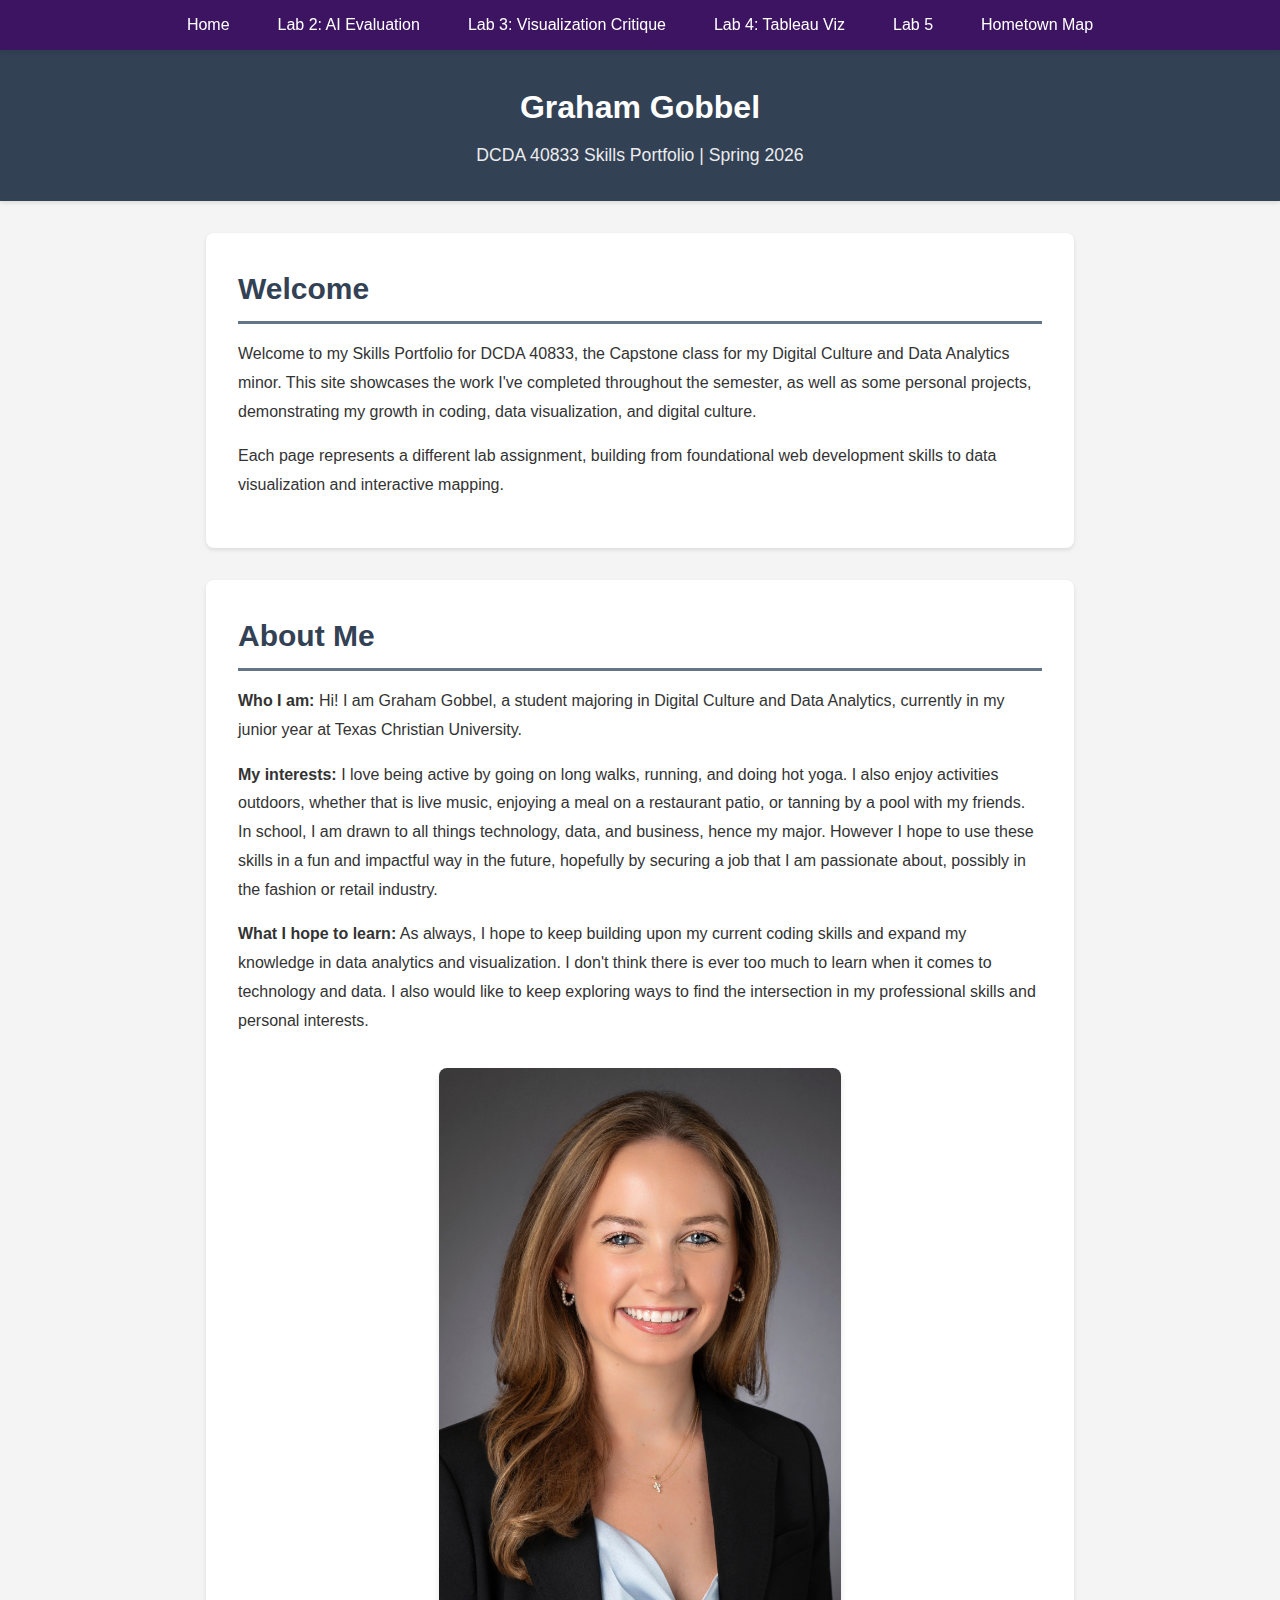
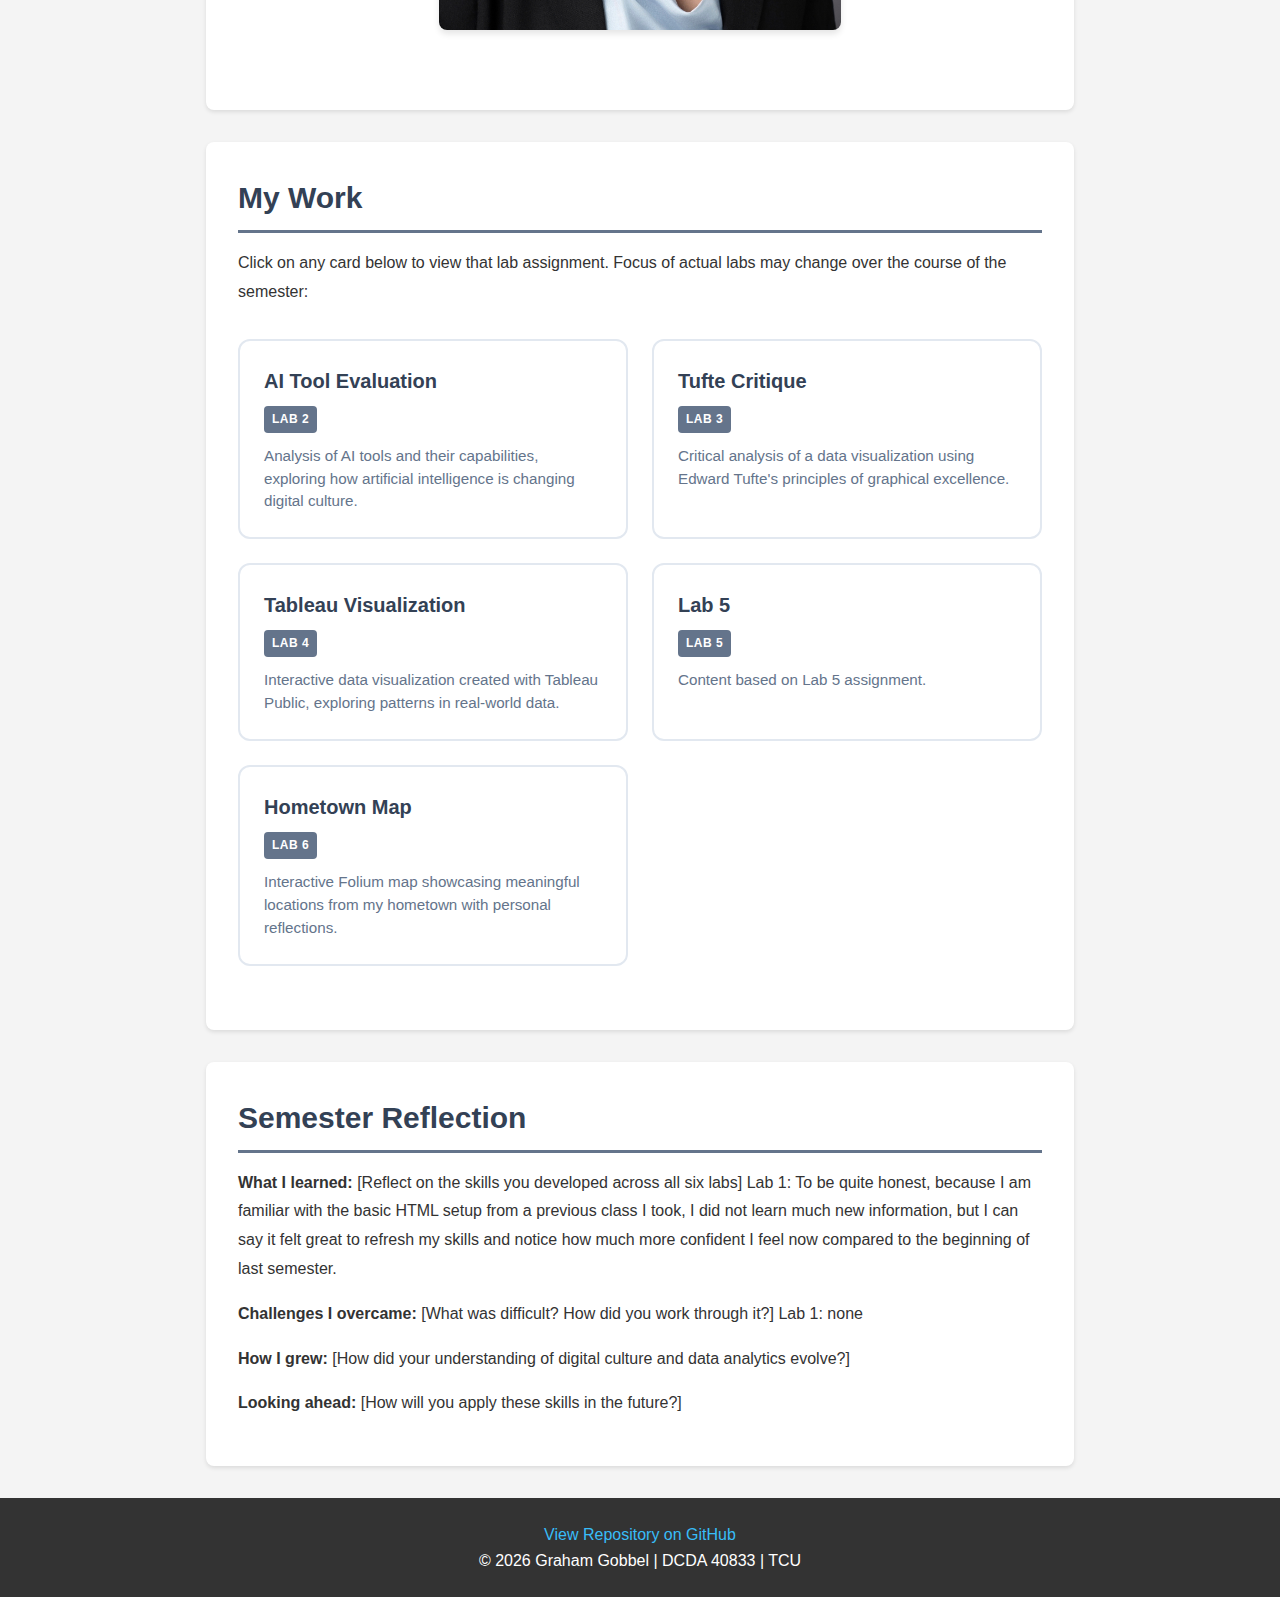
<file: index.html>
<!DOCTYPE html>
<html lang="en">
<head>
    <meta charset="UTF-8">
    <meta name="viewport" content="width=device-width, initial-scale=1.0">
    <meta name="description" content="Skills Portfolio showcasing work from DCDA 40833">
    <meta name="author" content="Graham Gobbel">
    <title>Graham Gobbel | DCDA 40833 Skills Portfolio</title>
    <link rel="stylesheet" href="css/styles.css">
</head>
<body>
    <!-- Navigation: Links to all portfolio pages -->
    <nav>
        <!-- Hamburger menu button (visible on mobile) -->
        <button class="hamburger" aria-label="Toggle navigation" aria-expanded="false">
            <span></span>
            <span></span>
            <span></span>
        </button>
        
        <ul id="nav-menu">
            <li><a href="index.html">Home</a></li>
            <li><a href="lab02.html">Lab 2: AI Evaluation</a></li>
            <li><a href="lab03.html">Lab 3: Visualization Critique</a></li>
            <li><a href="lab04.html">Lab 4: Tableau Viz</a></li>
            <li><a href="lab5.html">Lab 5</a></li>
            <li><a href="hometown-map.html">Hometown Map</a></li>
        </ul>
    </nav>

    <!-- Header: Your name and course info -->
    <header>
        <h1>Graham Gobbel</h1>
        <p>DCDA 40833 Skills Portfolio | Spring 2026</p>
    </header>

    <main>
        <!-- Welcome Section: Brief introduction to your portfolio -->
        <section id="welcome">
            <h2>Welcome</h2>
            <!-- TODO: Write a brief introduction (2-3 sentences) about your portfolio -->
            <p>Welcome to my Skills Portfolio for DCDA 40833, the Capstone class for my Digital Culture and Data Analytics minor. 
                This site showcases the work I've completed throughout the semester, as well as some personal projects, demonstrating my 
                growth in coding, data visualization, and digital culture.</p>
            <p>Each page represents a different lab assignment, building from foundational web development skills to data visualization and interactive mapping.</p>
        </section>

        <!-- About Section: Tell visitors about yourself -->
        <section id="about">
            <h2>About Me</h2>
            <!-- TODO: Replace this placeholder content with information about yourself -->
            <p><strong>Who I am:</strong> Hi! I am Graham Gobbel, a student majoring in Digital Culture and Data Analytics, currently in my junior year at Texas Christian University.</p>
            <p><strong>My interests:</strong> I love being active by going on long walks, running, and doing hot yoga. I also enjoy activities outdoors, 
                whether that is live music, enjoying a meal on a restaurant patio, or tanning by a pool with my friends. In school, I am drawn to all things technology, data, and business, hence my major.
            However I hope to use these skills in a fun and impactful way in the future, hopefully by securing a job that I am passionate about, possibly in the fashion or retail industry.</p>
            <p><strong>What I hope to learn:</strong> As always, I hope to keep building upon my current coding skills and expand my knowledge in data analytics and visualization.
            I don't think there is ever too much to learn when it comes to technology and data. I also would like to keep exploring ways to find the intersection in my professional skills and personal interests.</p>
                <!-- updated above 3 sections with my info-->
            <!-- Optional: Add a photo of yourself -->
            
            <figure class="viz-container">
                <img src="images/headshot.junior.jpg" alt="Photo of Graham Gobbel" width="100%">
            </figure>
            
        </section>
        <!-- removed comment tags so my picture would display -->


        <!-- Portfolio Section: Links to all lab pages -->
        <section id="portfolio">
            <h2>My Work</h2>
            <p>Click on any card below to view that lab assignment. Focus of actual labs may change over the course of the semester:</p>

            <!-- Portfolio Grid: Cards linking to each lab page -->
            <div class="portfolio-grid">

                <!-- Lab 2: AI Tool Evaluation -->
                <a href="ai-evaluation.html" class="portfolio-card">
                    <h3>AI Tool Evaluation</h3>
                    <span class="lab-tag">Lab 2</span>
                    <p>Analysis of AI tools and their capabilities, exploring how artificial intelligence is changing digital culture.</p>
                </a>

                <!-- Lab 3: Tufte Critique -->
                <a href="tufte-critique.html" class="portfolio-card">
                    <h3>Tufte Critique</h3>
                    <span class="lab-tag">Lab 3</span>
                    <p>Critical analysis of a data visualization using Edward Tufte's principles of graphical excellence.</p>
                </a>

                <!-- Lab 4: Tableau Visualization -->
                <a href="tableau-visualization.html" class="portfolio-card">
                    <h3>Tableau Visualization</h3>
                    <span class="lab-tag">Lab 4</span>
                    <p>Interactive data visualization created with Tableau Public, exploring patterns in real-world data.</p>
                </a>

                <!-- Lab 5: TBD -->
                <a href="lab5.html" class="portfolio-card">
                    <h3>Lab 5</h3>
                    <span class="lab-tag">Lab 5</span>
                    <p>Content based on Lab 5 assignment.</p>
                </a>

                <!-- Lab 6: Hometown Map -->
                <a href="hometown-map.html" class="portfolio-card">
                    <h3>Hometown Map</h3>
                    <span class="lab-tag">Lab 6</span>
                    <p>Interactive Folium map showcasing meaningful locations from my hometown with personal reflections.</p>
                </a>

            </div>
        </section>

        <!-- Reflection Section: Optional semester reflection -->
        <section id="reflection">
            <h2>Semester Reflection</h2>
            <!-- TODO: After completing all labs, write a reflection on your growth -->
            <p><strong>What I learned:</strong> [Reflect on the skills you developed across all six labs]
            Lab 1: To be quite honest, because I am familiar with the basic HTML setup from a previous class I took,
        I did not learn much new information, but I can say it felt great to refresh my skills and notice how much more
    confident I feel now compared to the beginning of last semester.</p>
            <p><strong>Challenges I overcame:</strong> [What was difficult? How did you work through it?]
            Lab 1: none</p>
            <p><strong>How I grew:</strong> [How did your understanding of digital culture and data analytics evolve?]</p>
            <p><strong>Looking ahead:</strong> [How will you apply these skills in the future?]</p>
        </section>
    </main>

    <!-- Footer: Links and copyright -->
    <footer>
        <p><a href="https://github.com/grahamgobbel/TCU40833-portfolio" rel="noopener noreferrer" target="_blank">View Repository on GitHub</a></p>
        <p>&copy; 2026 Graham Gobbel | DCDA 40833 | TCU</p>
    </footer>
    <!-- added ny name but need to come back and add repo link-->
     <!-- repo now added-->
    <!-- live site link: https://grahamgobbel.github.io/TCU40833-portfolio/-->

    <!-- Hamburger Menu JavaScript -->
    <script>
        // Get the hamburger button and navigation menu
        const hamburger = document.querySelector('.hamburger');
        const navMenu = document.getElementById('nav-menu');

        // Toggle menu when hamburger is clicked
        hamburger.addEventListener('click', () => {
            hamburger.classList.toggle('active');
            navMenu.classList.toggle('active');
            
            // Update aria-expanded for accessibility
            const isExpanded = hamburger.classList.contains('active');
            hamburger.setAttribute('aria-expanded', isExpanded);
        });

        // Close menu when a link is clicked (better UX on mobile)
        const navLinks = document.querySelectorAll('#nav-menu a');
        navLinks.forEach(link => {
            link.addEventListener('click', () => {
                hamburger.classList.remove('active');
                navMenu.classList.remove('active');
                hamburger.setAttribute('aria-expanded', 'false');
            });
        });
    </script>
</body>
</html>
</file>
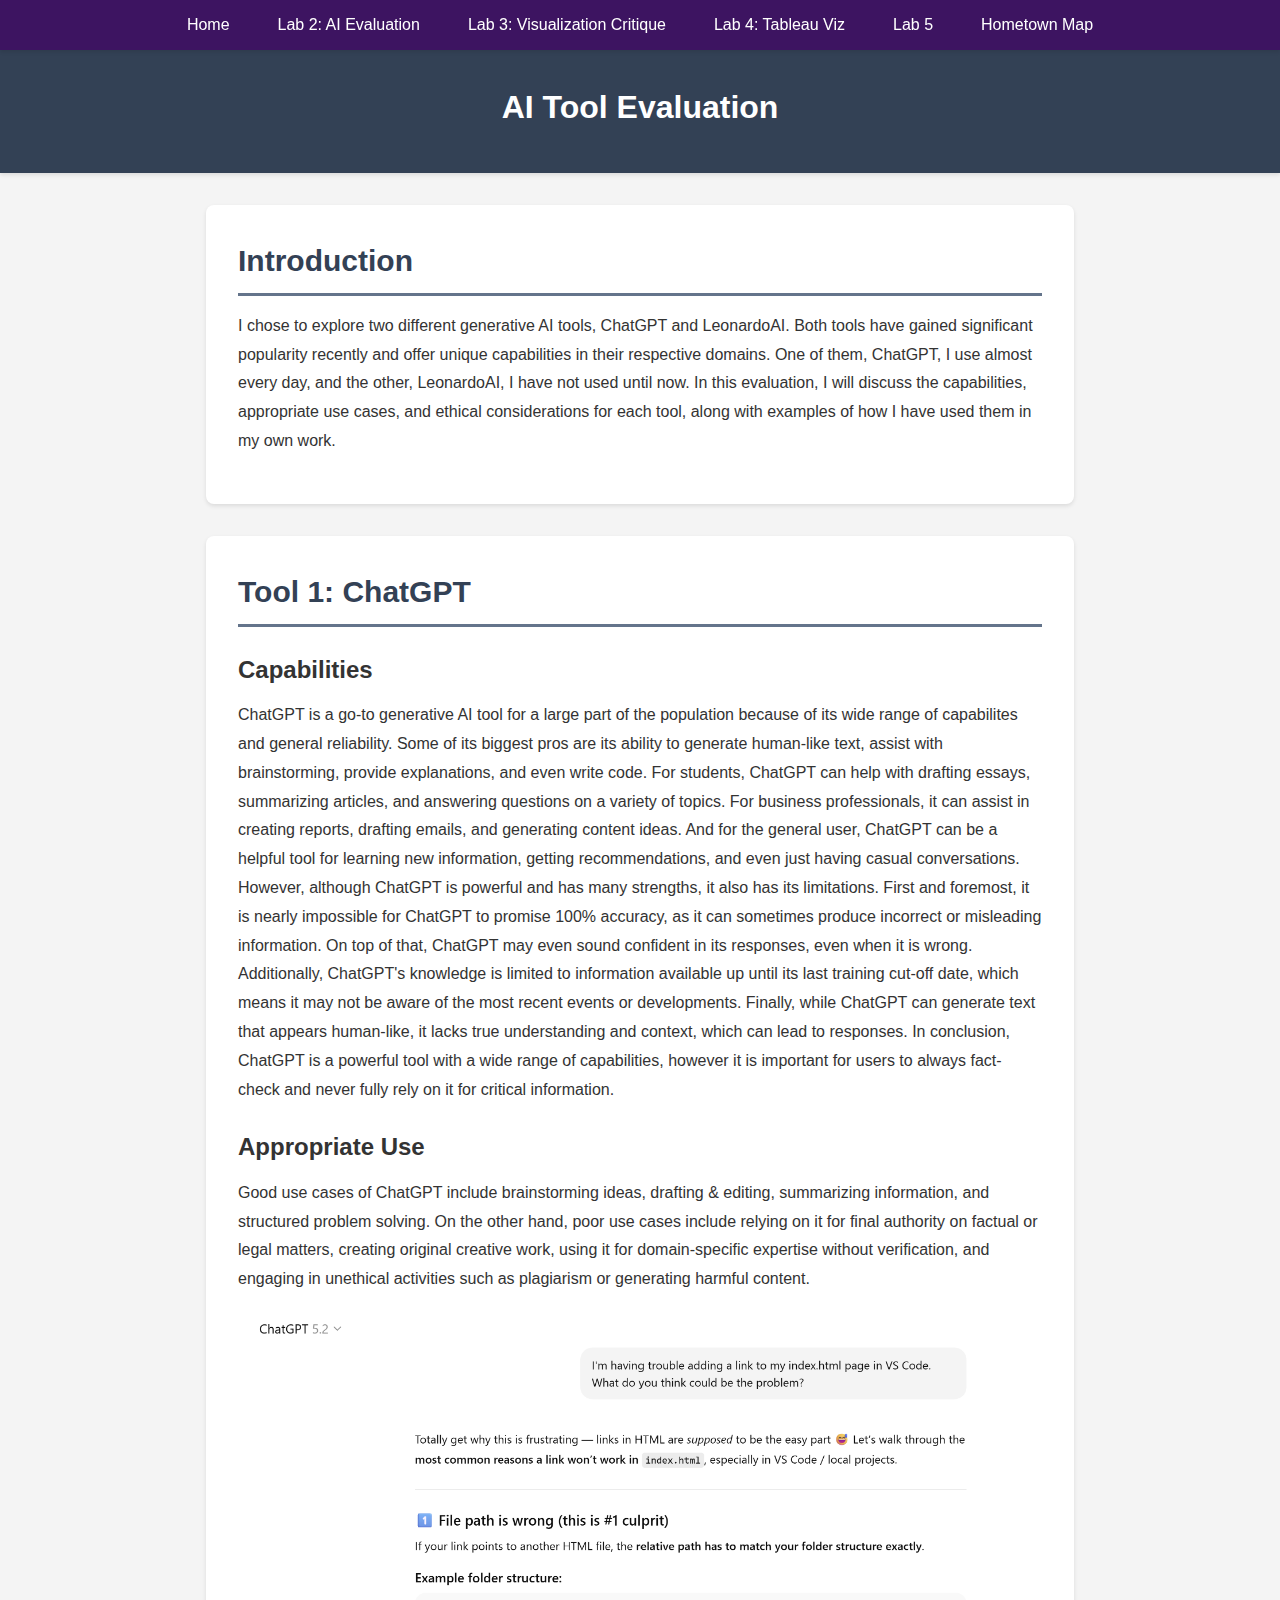
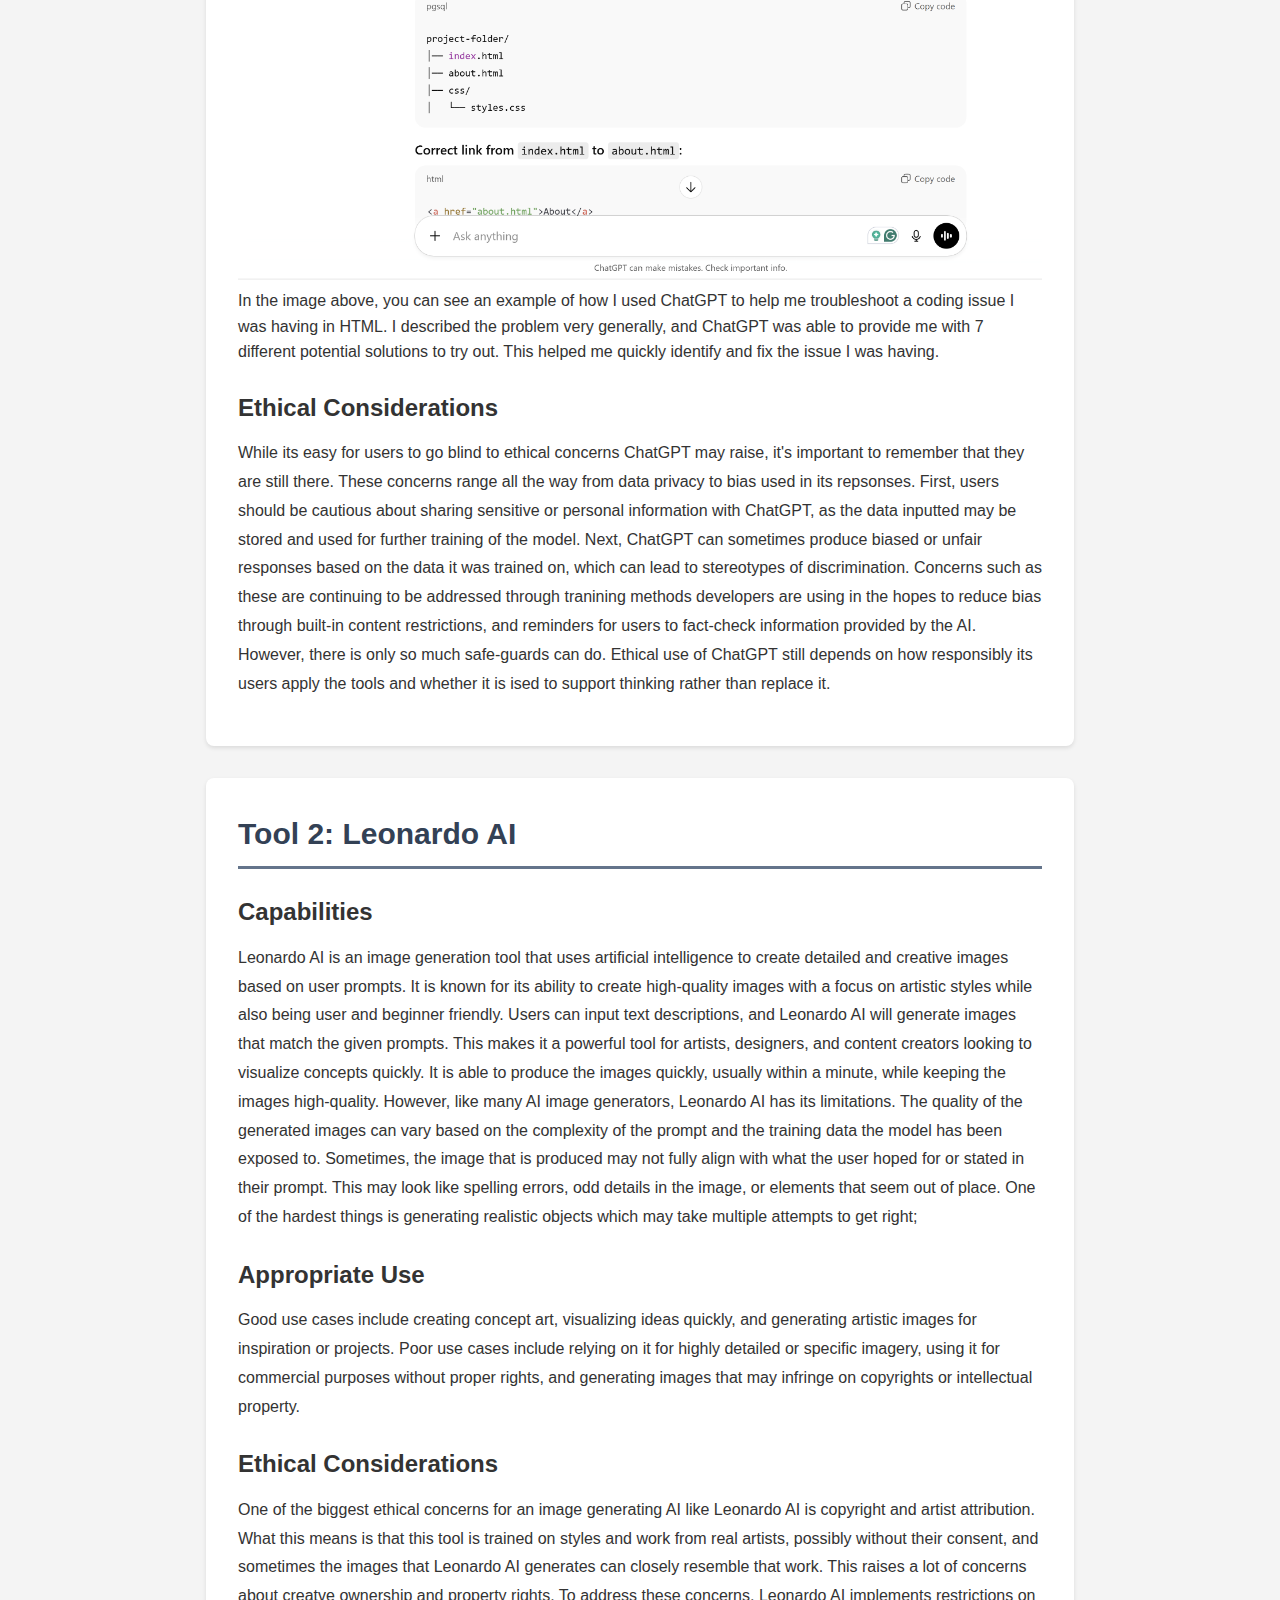
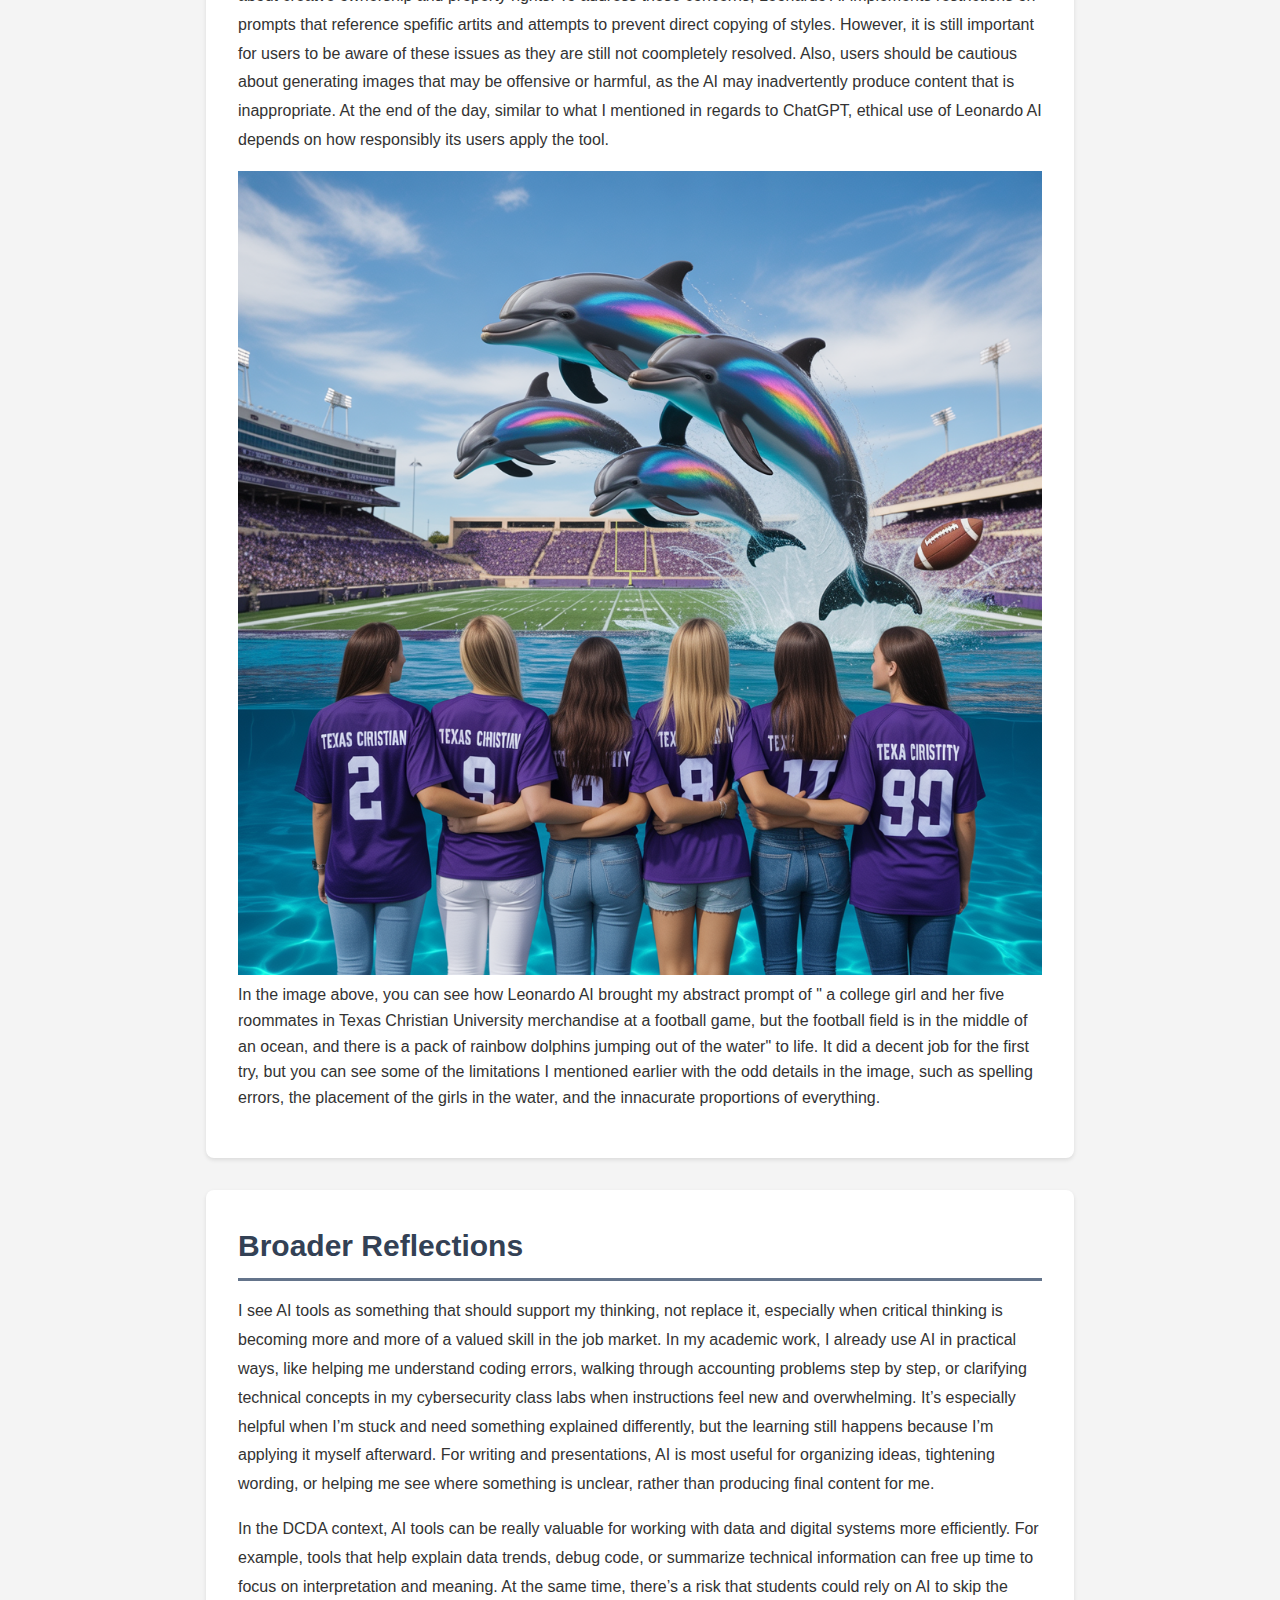
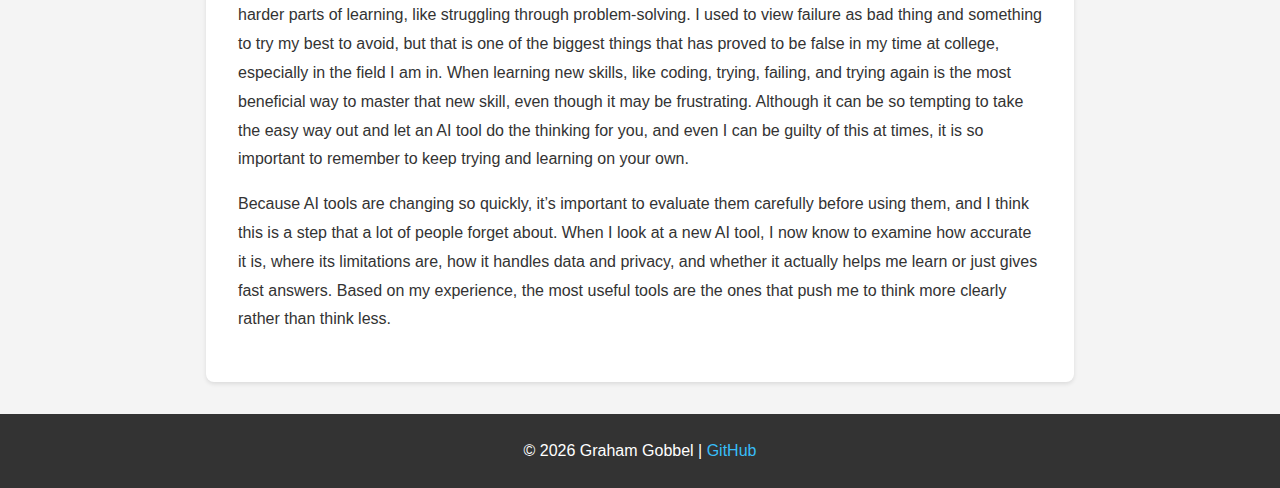
<file: lab02.html>
<!DOCTYPE html>
<html lang="en">
<head>
    <meta charset="UTF-8">
    <meta name="viewport" content="width=device-width, initial-scale=1.0">
    <title>AI Evaluation | Graham Gobbel</title>
    <link rel="stylesheet" href="css/styles.css">
</head>
<body>
    <!-- Navigation: Links to all portfolio pages -->
    <nav>
        <!-- Hamburger menu button (visible on mobile) -->
        <button class="hamburger" aria-label="Toggle navigation" aria-expanded="false">
            <span></span>
            <span></span>
            <span></span>
        </button>
        
        <ul id="nav-menu">
            <li><a href="index.html">Home</a></li>
            <li><a href="lab02.html" class="active">Lab 2: AI Evaluation</a></li>
            <li><a href="lab03.html">Lab 3: Visualization Critique</a></li>
            <li><a href="lab04.html">Lab 4: Tableau Viz</a></li>
            <li><a href="lab5.html">Lab 5</a></li>
            <li><a href="hometown-map.html">Hometown Map</a></li>
        </ul>
    </nav>
    
    <header>
        <h1>AI Tool Evaluation</h1>
    </header>

    <main>
        <section>
            <h2>Introduction</h2>
            <p>I chose to explore two different generative AI tools, ChatGPT and LeonardoAI.
                Both tools have gained significant popularity recently and offer unique capabilities in their respective domains.
                One of them, ChatGPT, I use almost every day, and the other, LeonardoAI, I have not used until now. 
                In this evaluation, I will discuss the capabilities, appropriate use cases, and ethical considerations for each tool,
                along with examples of how I have used them in my own work.
            </p>
        </section>

        <section>
            <h2>Tool 1: ChatGPT</h2>
            <h3>Capabilities</h3>
            <p> ChatGPT is a go-to generative AI tool for a large part of the population
                because of its wide range of capabilites and general reliability. Some of its biggest pros
                are its ability to generate human-like text, assist with brainstorming, provide explanations,
                and even write code. For students, ChatGPT can help with drafting essays, summarizing articles,
                and answering questions on a variety of topics. For business professionals, it can assist in creating reports,
                drafting emails, and generating content ideas. And for the general user, ChatGPT can be a helpful tool for learning 
                new information, getting recommendations, and even just having casual conversations. 
                However, although ChatGPT is powerful and has many strengths, it also has its limitations. First and foremost,
                it is nearly impossible for ChatGPT to promise 100% accuracy, as it can sometimes produce incorrect or misleading information.
                On top of that, ChatGPT may even sound confident in its responses, even when it is wrong. Additionally, ChatGPT's
                knowledge is limited to information available up until its last training cut-off date, which means it may not be aware 
                of the most recent events or developments. Finally, while ChatGPT can generate text that appears human-like, 
                it lacks true understanding and context, which can lead to responses. In conclusion, ChatGPT is a powerful tool with a
                wide range of capabilities, however it is important for users to always fact-check and never fully rely on it for critical information.</p>

            <h3>Appropriate Use</h3>
            <p>Good use cases of ChatGPT include brainstorming ideas, drafting & editing, summarizing information, and structured problem solving.
                On the other hand, poor use cases include relying on it for final authority on factual or legal matters, creating original creative work,
                using it for domain-specific expertise without verification, and engaging in unethical activities such as plagiarism or generating harmful content.
                

             <figure>
                <img src="images/ChatExLab2.png" alt="Screenshot of ChatGPT troubleshooting HTML code" width="100%">

                <figcaption>In the image above, you can see an example of how I used ChatGPT to help me troubleshoot a coding issue I was having in HTML. I described the problem
                very generally, and ChatGPT was able to provide me with 7 different potential solutions to try out. This helped me quickly identify and fix the issue I was having.</figcaption>
            </figure>
               
            </p>

            <h3>Ethical Considerations</h3>
            <p>While its easy for users to go blind to ethical concerns ChatGPT may raise, it's important to remember that they are still there.
                These concerns range all the way from data privacy to bias used in its repsonses. First, users should be cautious about sharing sensitive or 
                personal information with ChatGPT, as the data inputted may be stored and used for further training of the model. Next, ChatGPT can sometimes 
                produce biased or unfair responses based on the data it was trained on, which can lead to stereotypes of discrimination. Concerns such as these
                are continuing to be addressed through tranining methods developers are using in the hopes to reduce bias through built-in content restrictions,
                and reminders for users to fact-check information provided by the AI. However, there is only so much safe-guards can do. Ethical use of ChatGPT still
                depends on how responsibly its users apply the tools and whether it is ised to support thinking rather than replace it.
            </p>

            <!-- Add screenshots or examples -->
           
        </section>

        <section>
            <h2>Tool 2: Leonardo AI</h2>
            <h3>Capabilities</h3>
            <p>Leonardo AI is an image generation tool that uses artificial intelligence to create detailed and creative images based on user prompts.
                It is known for its ability to create high-quality images with a focus on artistic styles while also being user and beginner friendly.
                Users can input text descriptions, and Leonardo AI will generate images that match the given prompts. This makes it a powerful tool for artists,
                designers, and content creators looking to visualize concepts quickly. It is able to produce the images quickly, usually within a minute, while keeping
                the images high-quality. However, like many AI image generators, Leonardo AI has its limitations. The quality of the generated images can vary 
                based on the complexity of the prompt and the training data the model has been exposed to. Sometimes, the image that is produced may not fully align
                with what the user hoped for or stated in their prompt. This may look like spelling errors, odd details in the image, or elements that seem out of place.
                One of the hardest things is generating realistic objects which may take multiple attempts to get right;
            <h3>Appropriate Use</h3>
            <p>Good use cases include creating concept art, visualizing ideas quickly, and generating artistic images for inspiration or projects.
                Poor use cases include relying on it for highly detailed or specific imagery, using it for commercial purposes without proper rights,
                and generating images that may infringe on copyrights or intellectual property. </p>
                 
            <h3>Ethical Considerations</h3>
            <p>One of the biggest ethical concerns for an image generating AI like Leonardo AI is copyright and artist attribution.
                What this means is that this tool is trained on styles and work from real artists, possibly without their consent,
                and sometimes the images that Leonardo AI generates can closely resemble that work. This raises a lot of concerns about 
                creatve ownership and property rights. To address these concerns, Leonardo AI implements restrictions on prompts that 
                reference spefific artits and attempts to prevent direct copying of styles. However, it is still important for users 
                to be aware of these issues as they are still not coompletely resolved. Also, users should be cautious about generating 
                images that may be offensive or harmful, as the AI may inadvertently produce content that is inappropriate. At the end of 
                the day, similar to what I mentioned in regards to ChatGPT, ethical use of Leonardo AI depends on how responsibly its users 
                apply the tool. 
            </p>
            
            <figure>
               <img src="images/LeoAILab2.jpg" alt="Example image generated by Leonardo AI based on a complex prompt" width="100%">
               
               <figcaption>In the image above, you can see how Leonardo AI brought
                my abstract prompt of " a college girl and her five roommates in Texas Christian University merchandise at a football game,
                 but the football field is in the middle of an ocean, and there is a pack of rainbow dolphins jumping out of the water" to life.
                 It did a decent job for the first try, but you can see some of the limitations I mentioned earlier with the odd details in the image, 
                 such as spelling errors, the placement of the girls in the water, and the innacurate proportions of everything.
            </p></figcaption>
            </figure>
        </section>

        <section>
            <h2>Broader Reflections</h2>
            <p>I see AI tools as something that should support my thinking, not replace it, especially when critical thinking is becoming more and more of a valued skill in the job market. In my academic work, I already use AI in practical ways, 
                like helping me understand coding errors, walking through accounting problems step by step, or clarifying technical concepts in my cybersecurity class
                labs when instructions feel new and overwhelming. It’s especially helpful when I’m stuck and need something explained differently, but the learning still 
                happens because I’m applying it myself afterward. For writing and presentations, AI is most useful for organizing ideas, tightening wording, or helping me see where 
                something is unclear, rather than producing final content for me.
                <p>In the DCDA context, AI tools can be really valuable for working with data and digital systems more efficiently. For example, tools that help explain data trends,
                 debug code, or summarize technical information can free up time to focus on interpretation and meaning. At the same time, there’s a risk that students could rely on 
                 AI to skip the harder parts of learning, like struggling through problem-solving. I used to view failure as bad thing and something to try my best to avoid, but that
                is one of the biggest things that has proved to be false in my time at college, especially in the field I am in. When learning new skills, like coding,
                trying, failing, and trying again is the most beneficial way to master that new skill, even though it may be frustrating. Although it can be so tempting to take the easy way
                out and let an AI tool do the thinking for you, and even I can be guilty of this at times, it is so important to remember to keep trying and learning on your own.</p>

                <p>Because AI tools are changing so quickly, it’s important to evaluate them carefully before using them, and I think this is a step that a lot of people forget about. When I look at a new AI tool, I 
                 now know to examine how accurate it is,
                 where its limitations are, how it handles data and privacy, and whether it actually helps me learn or just gives fast answers. Based on my experience, the most useful tools 
                 are the ones that push me to think more clearly rather than think less.</p>
        </section>
    </main>

    <footer>
        <p>&copy; 2026 Graham Gobbel | <a href="https://github.com/yourusername/dcda-portfolio">GitHub</a></p>
    </footer>

    <!-- Hamburger Menu JavaScript -->
    <script>
        // Get the hamburger button and navigation menu
        const hamburger = document.querySelector('.hamburger');
        const navMenu = document.getElementById('nav-menu');

        // Toggle menu when hamburger is clicked
        hamburger.addEventListener('click', () => {
            hamburger.classList.toggle('active');
            navMenu.classList.toggle('active');
            
            // Update aria-expanded for accessibility
            const isExpanded = hamburger.classList.contains('active');
            hamburger.setAttribute('aria-expanded', isExpanded);
        });

        // Close menu when a link is clicked (better UX on mobile)
        const navLinks = document.querySelectorAll('#nav-menu a');
        navLinks.forEach(link => {
            link.addEventListener('click', () => {
                hamburger.classList.remove('active');
                navMenu.classList.remove('active');
                hamburger.setAttribute('aria-expanded', 'false');
            });
        });
    </script>
</body>
</html>
</file>
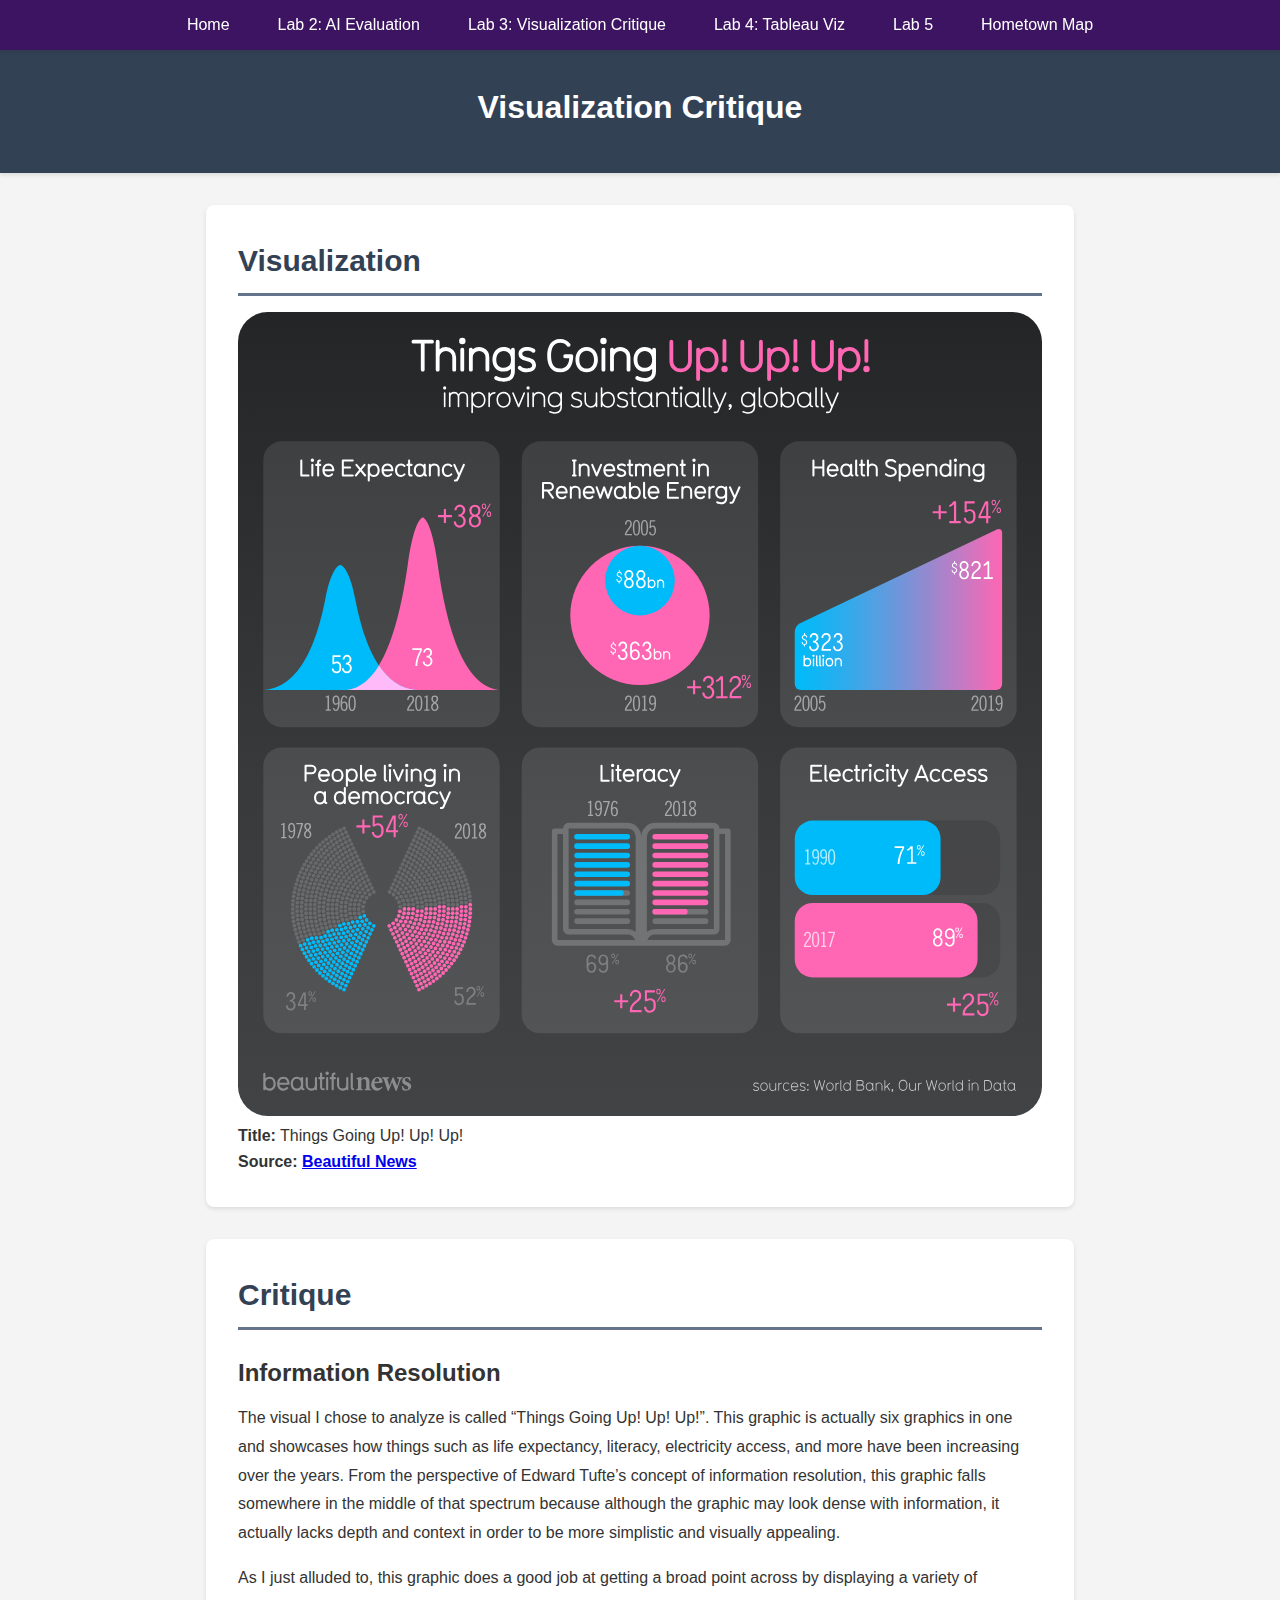
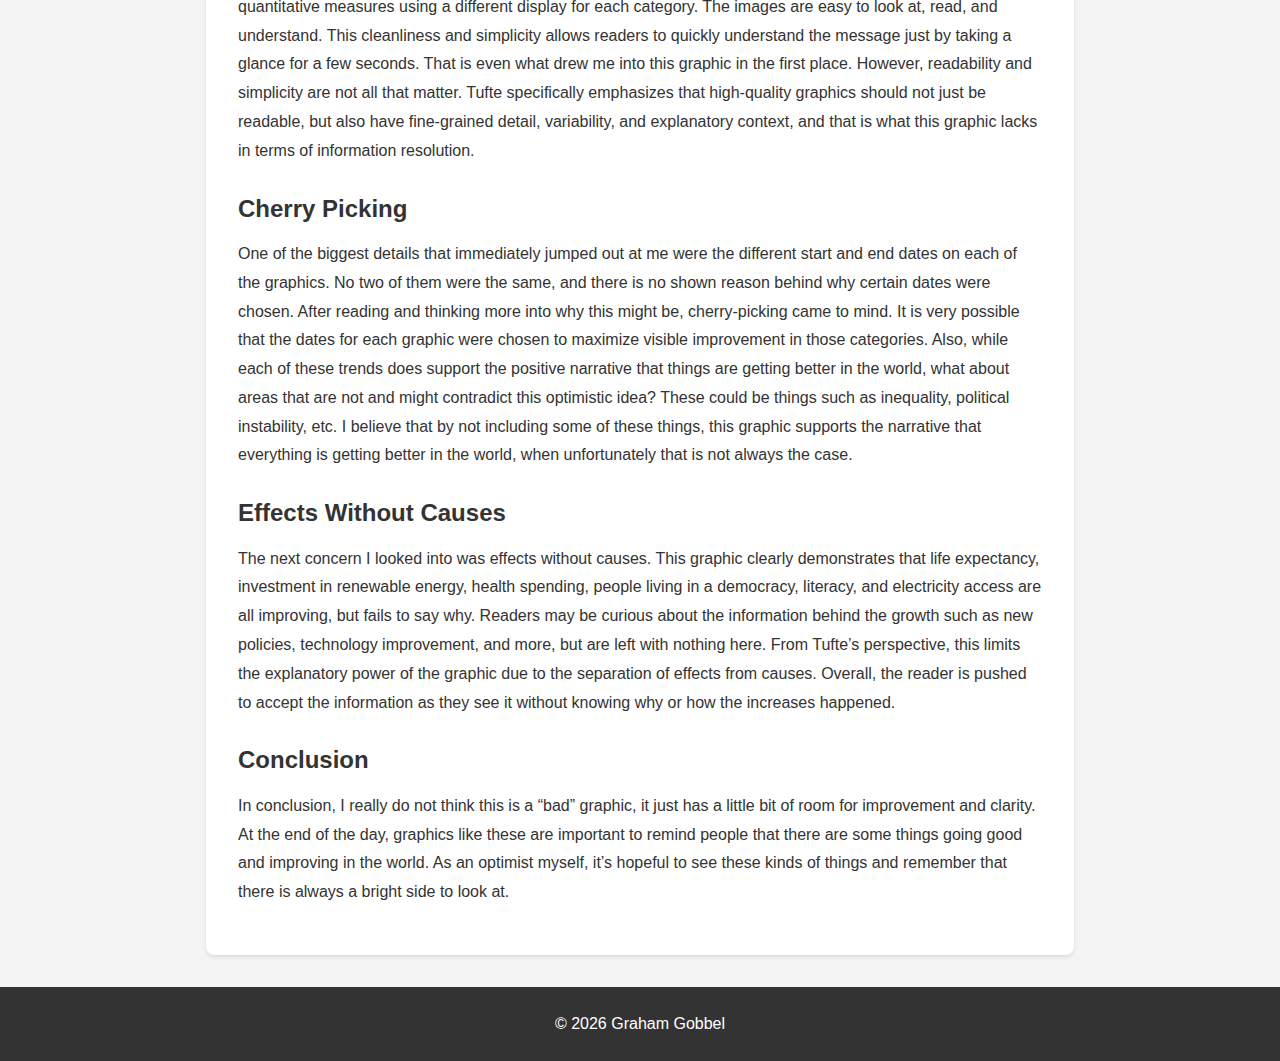
<file: lab03.html>
<!DOCTYPE html>
<html lang="en">
<head>
    <meta charset="UTF-8">
    <meta name="viewport" content="width=device-width, initial-scale=1.0">
    <title>Visualization Critique | Your Name</title>
    <link rel="stylesheet" href="css/styles.css">
</head>
<body>
    <!-- Navigation: Links to all portfolio pages -->
    <nav>
        <!-- Hamburger menu button (visible on mobile) -->
        <button class="hamburger" aria-label="Toggle navigation" aria-expanded="false">
            <span></span>
            <span></span>
            <span></span>
        </button>
        
        <ul id="nav-menu">
            <li><a href="index.html">Home</a></li>
            <li><a href="lab02.html">Lab 2: AI Evaluation</a></li>
            <li><a href="lab03.html" class="active">Lab 3: Visualization Critique</a></li>
            <li><a href="lab04.html">Lab 4: Tableau Viz</a></li>
            <li><a href="lab5.html">Lab 5</a></li>
            <li><a href="hometown-map.html">Hometown Map</a></li>
        </ul>
    </nav>
    
    <header>
        <h1>Visualization Critique</h1>
    </header>

    <main>
        <section>
            <h2>Visualization</h2>
            <figure>
                <img src="images/upupup.svg" alt="This infographic shows the global increase in
                life expectancy, investment in renewable energy, health spending, people
                living in a democracy, literacy, and electricity. ">
                <figcaption>
                    <strong>Title:</strong> Things Going Up! Up! Up!<br>
                    <strong>Source: <a href="https://informationisbeautiful.net/beautifulnews/1362-up-up-up/" target="_blank">Beautiful News</a></strong>
                </figcaption>
            </figure>
        </section>

        <section>
            <h2>Critique</h2>
            
            <h3>Information Resolution</h3>
            <p>The visual I chose to analyze is called “Things Going Up! Up! Up!”. This graphic is actually six graphics in one and
                 showcases how things such as life expectancy, literacy, electricity access, and more have been increasing over the years.
                  From the perspective of Edward Tufte’s concept of information resolution, this graphic falls somewhere in the middle of
                   that spectrum because although the graphic may look dense with information, it actually lacks depth and context in order
                    to be more simplistic and visually appealing. 
</p>
<p> As I just alluded to, this graphic does a good job at getting a broad point across by displaying a variety of quantitative
                 measures using a different display for each category. The images are easy to look at, read, and understand. This cleanliness
                  and simplicity allows readers to quickly understand the message just by taking a glance for a few seconds. That is even what
                   drew me into this graphic in the first place. However, readability and simplicity are not all that matter. Tufte specifically
                    emphasizes that high-quality graphics should not just be readable, but also have fine-grained detail, variability, and 
                    explanatory context, and that is what this graphic lacks in terms of information resolution.
</p>

            <h3>Cherry Picking</h3>
            <p> One of the biggest details that immediately jumped out at me were the different start and end dates on each of the graphics. 
                No two of them were the same, and there is no shown reason behind why certain dates were chosen. After reading and thinking
                 more into why this might be, cherry-picking came to mind. It is very possible that the dates for each graphic were chosen
                  to maximize visible improvement in those categories. Also, while each of these trends does support the positive narrative 
                  that things are getting better in the world, what about areas that are not and might contradict this optimistic idea? 
                  These could be things such as inequality, political instability, etc. I believe that by not including some of these
                   things, this graphic supports the narrative that everything is getting better in the world, when unfortunately that
                    is not always the case.


            <h3>Effects Without Causes</h3>
            <p>The next concern I looked into was effects without causes. This graphic clearly demonstrates that life expectancy, 
                investment in renewable energy, health spending, people living in a democracy, literacy, and electricity access are all improving,
                 but fails to say why. Readers may be curious about the information behind the growth such as new policies, technology improvement,
                  and more, but are left with nothing here. From Tufte’s perspective, this limits the explanatory power of the graphic due to 
                  the separation of effects from causes. Overall, the reader is pushed to accept the information as they see it without knowing why
                 or how the increases happened. 
</p>

            <h3>Conclusion</h3>
            <p>In conclusion, I really do not think this is a “bad” graphic, it just has a little bit of room for improvement and clarity.
                 At the end of the day, graphics like these are important to remind people that there are some things going good and 
                 improving in the world. As an optimist myself, it’s hopeful to see these kinds of things and remember that there is always
                  a bright side to look at. 
</p>
        </section>
    </main>

    <footer>
        <p>© 2026 Graham Gobbel</p>
    </footer>

    <!-- Hamburger Menu JavaScript -->
    <script>
        // Get the hamburger button and navigation menu
        const hamburger = document.querySelector('.hamburger');
        const navMenu = document.getElementById('nav-menu');

        // Toggle menu when hamburger is clicked
        hamburger.addEventListener('click', () => {
            hamburger.classList.toggle('active');
            navMenu.classList.toggle('active');
            
            // Update aria-expanded for accessibility
            const isExpanded = hamburger.classList.contains('active');
            hamburger.setAttribute('aria-expanded', isExpanded);
        });

        // Close menu when a link is clicked (better UX on mobile)
        const navLinks = document.querySelectorAll('#nav-menu a');
        navLinks.forEach(link => {
            link.addEventListener('click', () => {
                hamburger.classList.remove('active');
                navMenu.classList.remove('active');
                hamburger.setAttribute('aria-expanded', 'false');
            });
        });
    </script>
</body>
</html>
</file>
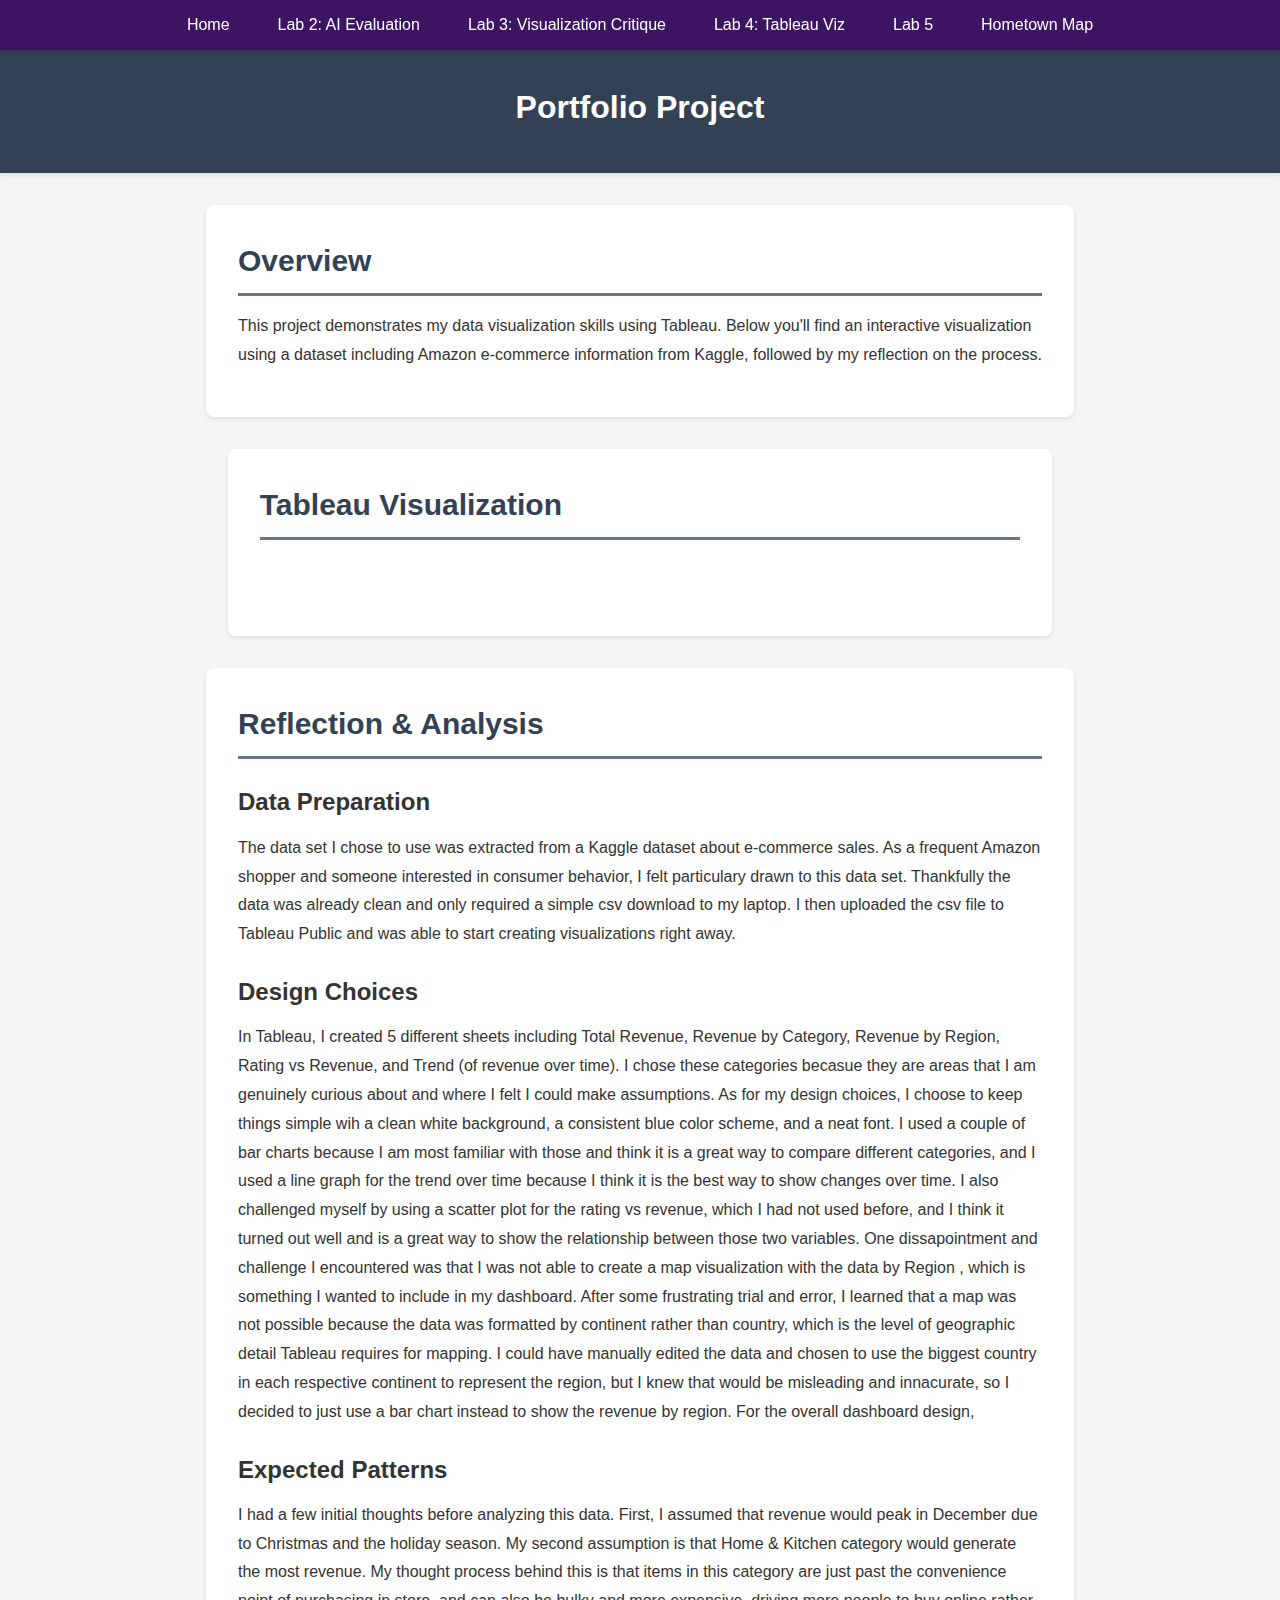
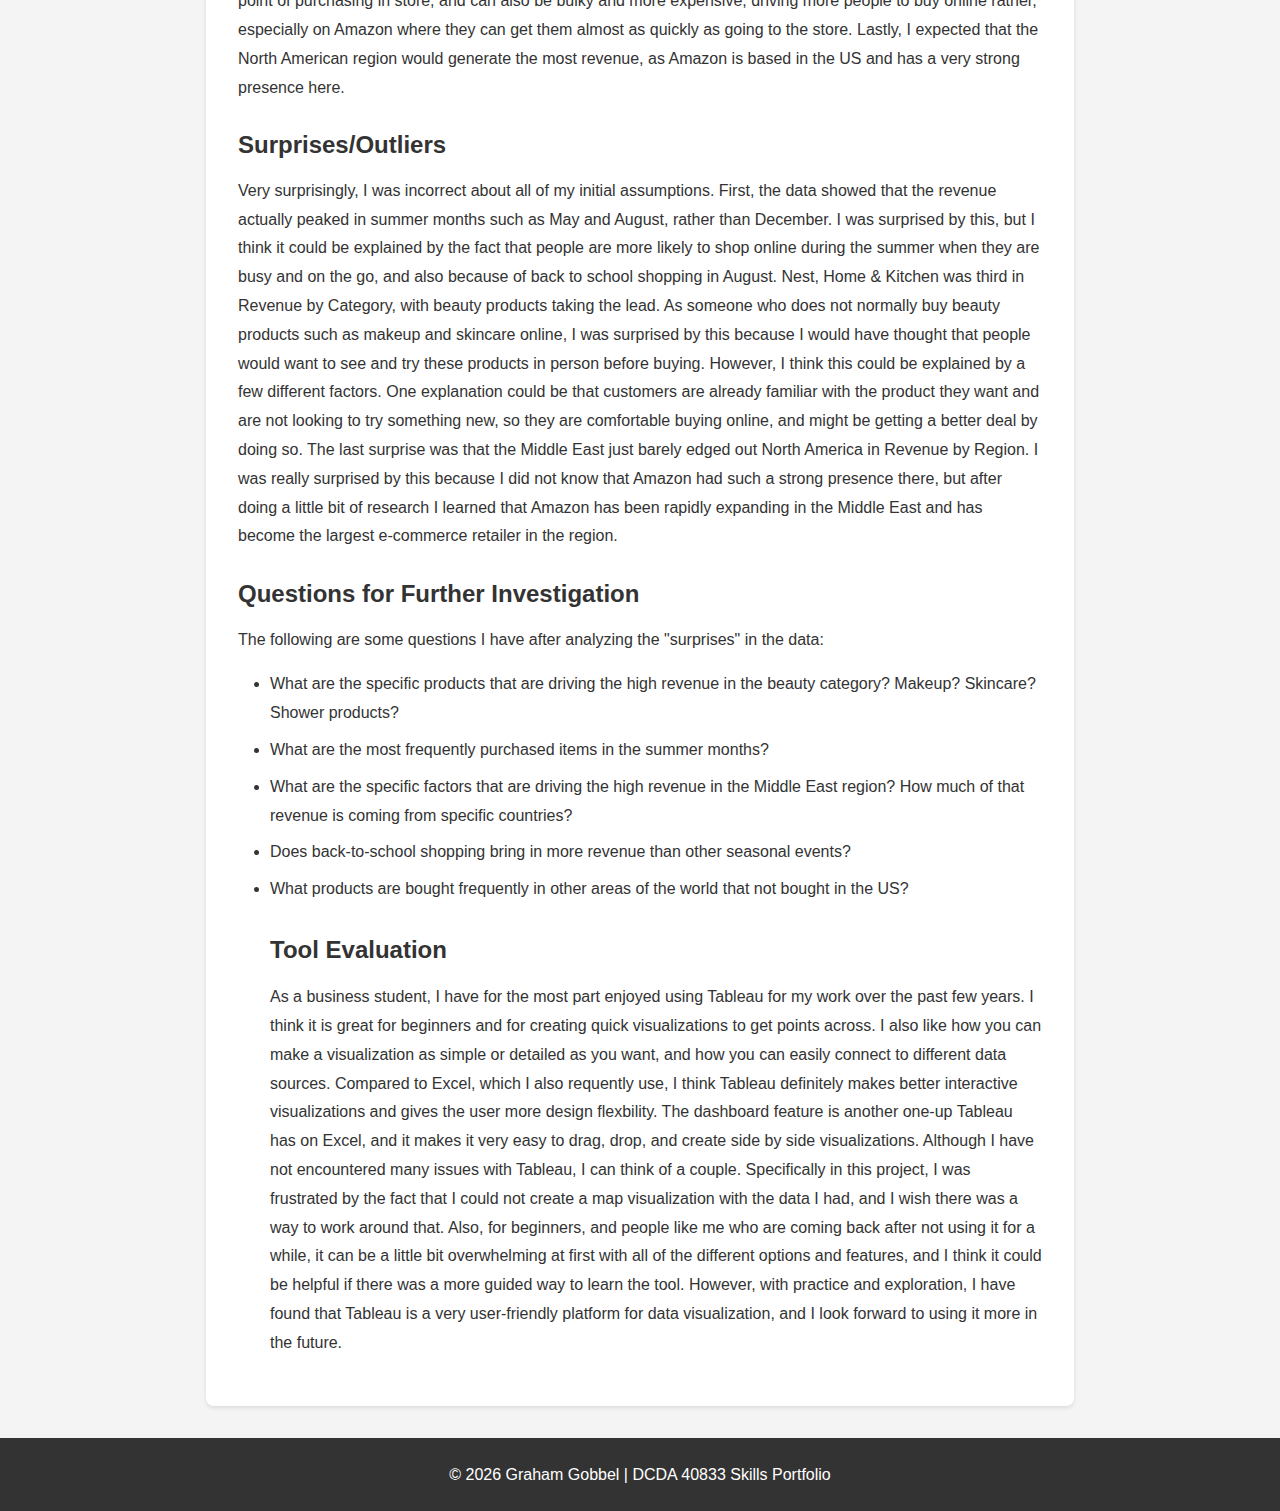
<file: lab04.html>
<!DOCTYPE html>
<html lang="en">
<head>
    <meta charset="UTF-8">
    <meta name="viewport" content="width=device-width, initial-scale=1.0">
    <title>Portfolio Project | Graham Gobbel</title>
    <link rel="stylesheet" href="css/styles.css">
</head>
<body>
    <!-- Navigation: Links to all portfolio pages -->
    <nav>
        <!-- Hamburger menu button (visible on mobile) -->
        <button class="hamburger" aria-label="Toggle navigation" aria-expanded="false">
            <span></span>
            <span></span>
            <span></span>
        </button>
        
        <ul id="nav-menu">
            <li><a href="index.html">Home</a></li>
            <li><a href="lab02.html">Lab 2: AI Evaluation</a></li>
            <li><a href="lab03.html">Lab 3: Visualization Critique</a></li>
            <li><a href="lab04.html" class="active">Lab 4: Tableau Viz</a></li>
            <li><a href="lab5.html">Lab 5</a></li>
            <li><a href="hometown-map.html">Hometown Map</a></li>
        </ul>
    </nav>
    
    <header>
        <h1>Portfolio Project</h1>
    </header>

    <main>
        <section>
            <h2>Overview</h2>
            <p>This project demonstrates my data visualization skills using Tableau. Below you'll find an interactive visualization using a dataset including Amazon e-commerce information from Kaggle, 
                followed by my reflection on the process.</p>
        </section>

        <section>
            <h2>Tableau Visualization</h2>
            <div class="tableau-container">
                <div class='tableauPlaceholder' id='viz1770843776655' style='position: relative'>
                    <noscript>
                        <a href='#'>
                            <img alt='Dashboard 1' src='https:&#47;&#47;public.tableau.com&#47;static&#47;images&#47;Am&#47;Amazon_Data_17708434061690&#47;Dashboard1&#47;1_rss.png' style='border: none' />
                        </a>
                    </noscript>
                    <object class='tableauViz' style='display:none;'>
                        <param name='host_url' value='https%3A%2F%2Fpublic.tableau.com%2F' />
                        <param name='embed_code_version' value='3' />
                        <param name='site_root' value='' />
                        <param name='name' value='Amazon_Data_17708434061690&#47;Dashboard1' />
                        <param name='tabs' value='no' />
                        <param name='toolbar' value='yes' />
                        <param name='static_image' value='https:&#47;&#47;public.tableau.com&#47;static&#47;images&#47;Am&#47;Amazon_Data_17708434061690&#47;Dashboard1&#47;1.png' />
                        <param name='animate_transition' value='yes' />
                        <param name='display_static_image' value='yes' />
                        <param name='display_spinner' value='yes' />
                        <param name='display_overlay' value='yes' />
                        <param name='display_count' value='yes' />
                        <param name='language' value='en-US' />
                        <param name='filter' value='publish=yes' />
                    </object>
                </div>
                <script type='text/javascript'>
                    var divElement = document.getElementById('viz1770843776655');
                    var vizElement = divElement.getElementsByTagName('object')[0];
                    if (divElement.offsetWidth > 800) {
                        vizElement.style.minWidth='420px';
                        vizElement.style.maxWidth='100%';
                        vizElement.style.minHeight='587px';
                        vizElement.style.maxHeight=(divElement.offsetWidth*0.75)+'px';
                    } else if (divElement.offsetWidth > 500) {
                        vizElement.style.minWidth='420px';
                        vizElement.style.maxWidth='100%';
                        vizElement.style.minHeight='587px';
                        vizElement.style.maxHeight=(divElement.offsetWidth*0.75)+'px';
                    } else {
                        vizElement.style.width='100%';
                        vizElement.style.height='977px';
                    }
                    var scriptElement = document.createElement('script');
                    scriptElement.src = 'https://public.tableau.com/javascripts/api/viz_v1.js';
                    vizElement.parentNode.insertBefore(scriptElement, vizElement);
                </script>
            </div>
        </section>

        <section>
            <h2>Reflection & Analysis</h2>
            
            <h3>Data Preparation</h3>
            <p>
                The data set I chose to use was extracted from a Kaggle dataset about e-commerce sales. 
                As a frequent Amazon shopper and someone interested in consumer behavior, I felt particulary 
                drawn to this data set. Thankfully  the data was already clean and only required a simple csv download
                to my laptop. I then uploaded the csv file to Tableau Public and was able to start creating visualizations right away.
            <h3>Design Choices</h3>
            <p>
                In Tableau, I created 5 different sheets including Total Revenue, Revenue by Category,
                Revenue by Region, Rating vs Revenue, and Trend (of revenue over time). I chose these categories becasue they are areas that I am genuinely curious 
                about and where I felt I could make assumptions. As for my design choices, I choose to keep things simple wih a clean white background, a consistent blue color scheme, 
                and a neat font. I used a couple of bar charts because I am most familiar with those and think it is a great way to compare different categories, and I used a 
                line graph for the trend over time because I think it is the best way to show changes over time. I also challenged myself by using a scatter plot for the rating vs revenue, 
                which I had not used before, and I think it turned out well and is a great way to show the relationship between those two variables.
                One dissapointment and challenge I encountered was that I was not able to create a map visualization with the data by Region
                , which is something I wanted to include in my dashboard. After some frustrating trial and error, I learned
                that a map was not possible because the data was formatted by continent rather than country, which is the 
                level of geographic detail Tableau requires for mapping. I could have manually edited the data and chosen to use the biggest 
                country in each respective continent to represent the region, but I knew that would be misleading and innacurate,
                so I decided to just use a bar chart instead to show the revenue by region. For the overall dashboard design,
                
            </p>

            <h3>Expected Patterns</h3>
            <p>
                I had a few initial thoughts before analyzing this data. First, I assumed that revenue would peak in December due to Christmas
                and the holiday season. My second assumption is that Home & Kitchen category would generate the most revenue. My thought process
                behind this is that items in this category are just past the convenience point of purchasing in store, and can also be bulky and more expensive,
                driving more people to buy online rather, especially on Amazon where they can get them almost as quickly as going to the store.
                Lastly, I expected that the North American region would generate the most revenue, as Amazon is based in the US and has a very
                strong presence here.</strong> 
            </p>

            <h3>Surprises/Outliers</h3>
            <p>
                Very surprisingly, I was incorrect about all of my initial assumptions. First, the data showed that the revenue actually peaked
                in summer months such as May and August, rather than December. I was surprised by this, but I think it could be explained by the fact 
                that people are more likely to shop online during the summer when they are busy and on the go, and also because of back to school shopping in August. 
                Nest, Home & Kitchen was third in Revenue by Category, with beauty products taking the lead. As someone who does not normally buy beauty products such as
                makeup and skincare online, I was surprised by this because I would have thought that people would want to see and try these products in person before buying.
                However, I think this could be explained by a few different factors. One explanation could be that customers are already familiar with the product they want
                and are not looking to try something new, so they are comfortable buying online, and might be getting a better deal by doing so.
                The last surprise was that the Middle East just barely edged out North America in Revenue by Region. I was really surprised by this because 
                I did not know that Amazon had such a strong presence there, but after doing a little bit of research I learned that Amazon has been rapidly 
                expanding in the Middle East and has become the largest e-commerce retailer in the region.
            <h3>Questions for Further Investigation</h3>
            <p>
                The following are some questions I have after analyzing the "surprises" in the data:
                <ul>
                    <li>What are the specific products that are driving the high revenue in the beauty category? Makeup? Skincare? Shower products?</li>
                    <li>What are the most frequently purchased items in the summer months?</li>
                    <li>What are the specific factors that are driving the high revenue in the Middle East region? How much of
                        that revenue is coming from specific countries?
                    <li>Does back-to-school shopping bring in more revenue than other seasonal events?</li>
                    <li>What products are bought frequently in other areas of the world that not bought in the US?</li>
                    </li>

            </p>
            <h3>Tool Evaluation</h3>
            <p>As a business student, I have for the most part enjoyed using Tableau for my work over the past 
                few years. I think it is great for beginners and for creating quick visualizations to get points across.
                I also like how you can make a visualization as simple or detailed as you want, and how you can easily connect to different
                data sources. Compared to Excel, which I also requently use, I think Tableau definitely makes better interactive visualizations and 
                gives the user more design flexbility. The dashboard feature is another one-up Tableau has on Excel, and it makes it very easy to drag, drop, and create 
                side by side visualizations. Although I have not encountered many issues with Tableau, I can think of a couple.
                Specifically in this project, I was frustrated by the fact that I could not create a map visualization with the data I had, 
                and I wish there was a way to work around that. Also, for beginners, and people like me who are coming back after not using it for a while,
                it can be a little bit overwhelming at first with all of the different options and features, and I think it could be helpful
                if there was a more guided way to learn the tool. However, with practice and exploration, I have found that Tableau is a very user-friendly
                 platform for data visualization, and I look forward to using it more in the future.
            </p>
        </section>
    </main>

    <footer>
        <p>&copy; 2026 Graham Gobbel | DCDA 40833 Skills Portfolio</p>
    </footer>

    <!-- Hamburger Menu JavaScript -->
    <script>
        // Get the hamburger button and navigation menu
        const hamburger = document.querySelector('.hamburger');
        const navMenu = document.getElementById('nav-menu');

        // Toggle menu when hamburger is clicked
        hamburger.addEventListener('click', () => {
            hamburger.classList.toggle('active');
            navMenu.classList.toggle('active');
            
            // Update aria-expanded for accessibility
            const isExpanded = hamburger.classList.contains('active');
            hamburger.setAttribute('aria-expanded', isExpanded);
        });

        // Close menu when a link is clicked (better UX on mobile)
        const navLinks = document.querySelectorAll('#nav-menu a');
        navLinks.forEach(link => {
            link.addEventListener('click', () => {
                hamburger.classList.remove('active');
                navMenu.classList.remove('active');
                hamburger.setAttribute('aria-expanded', 'false');
            });
        });
    </script>
</body>
</html>
</file>
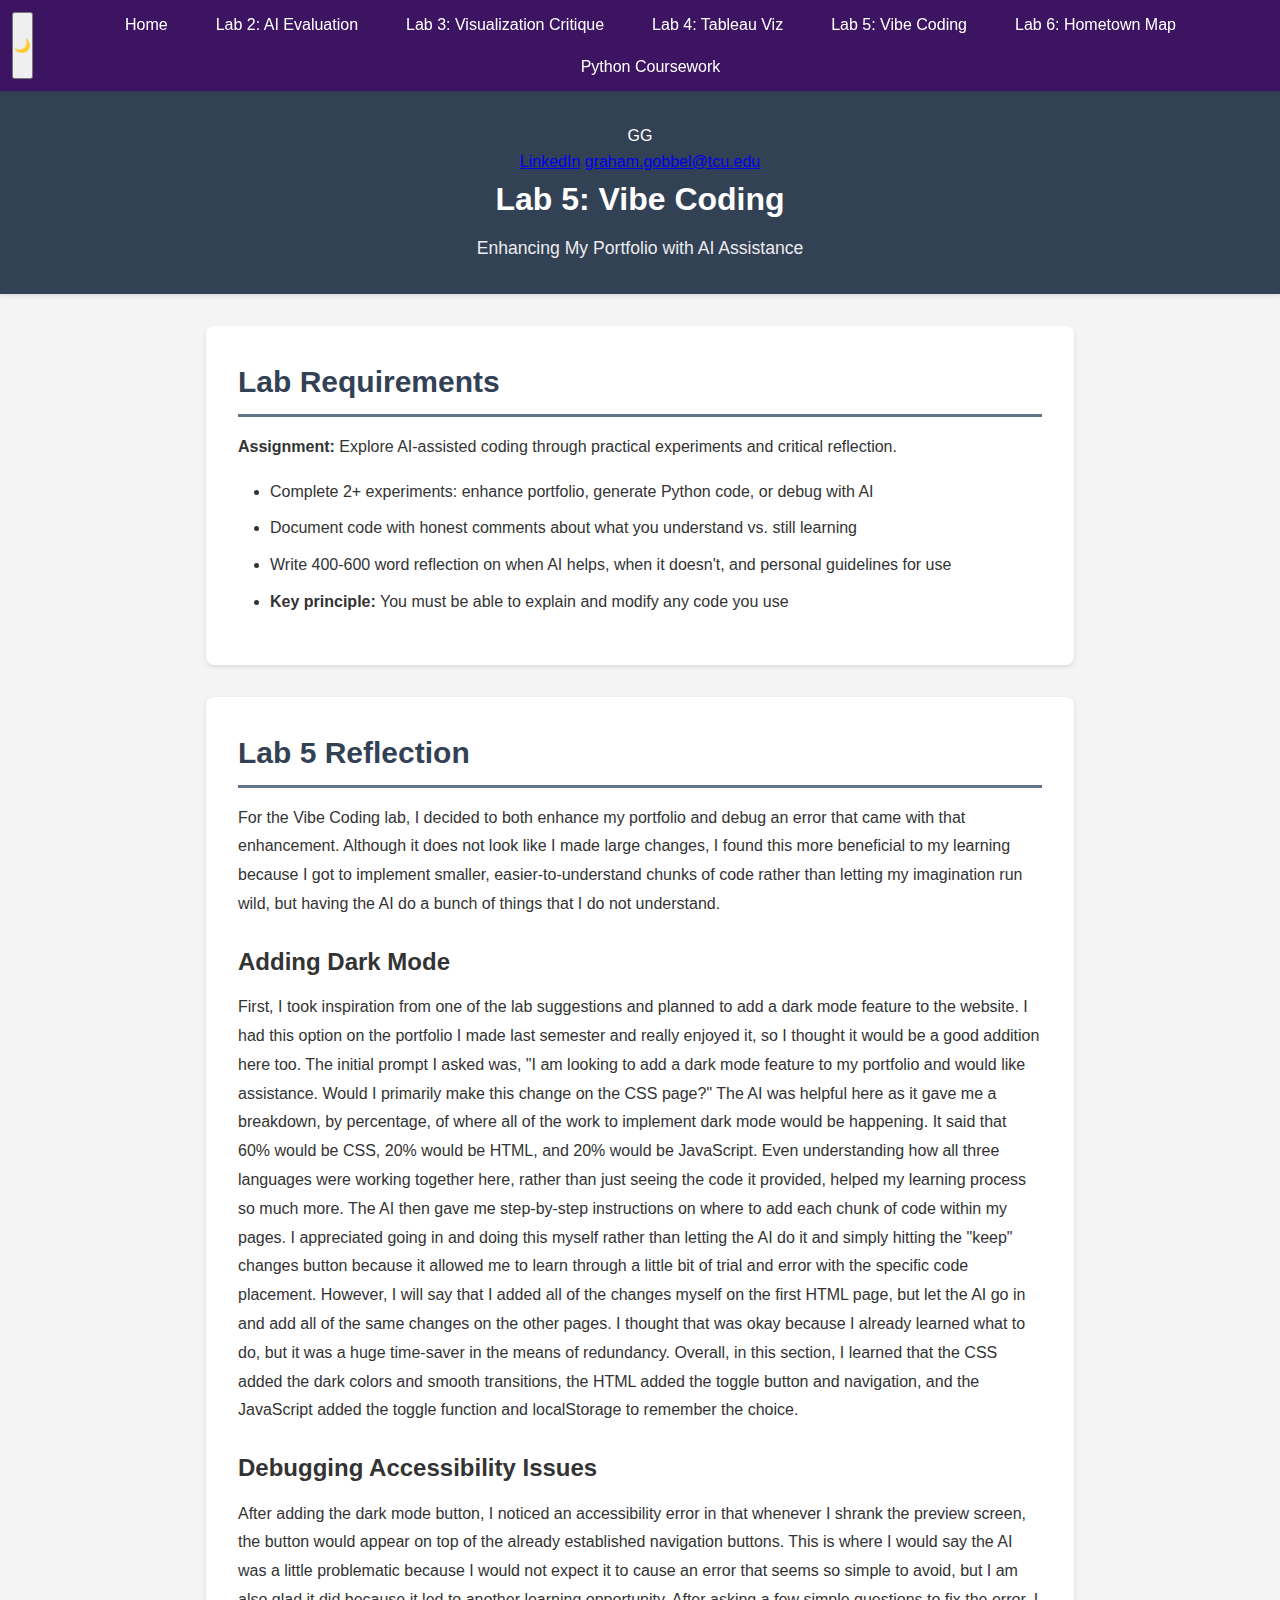
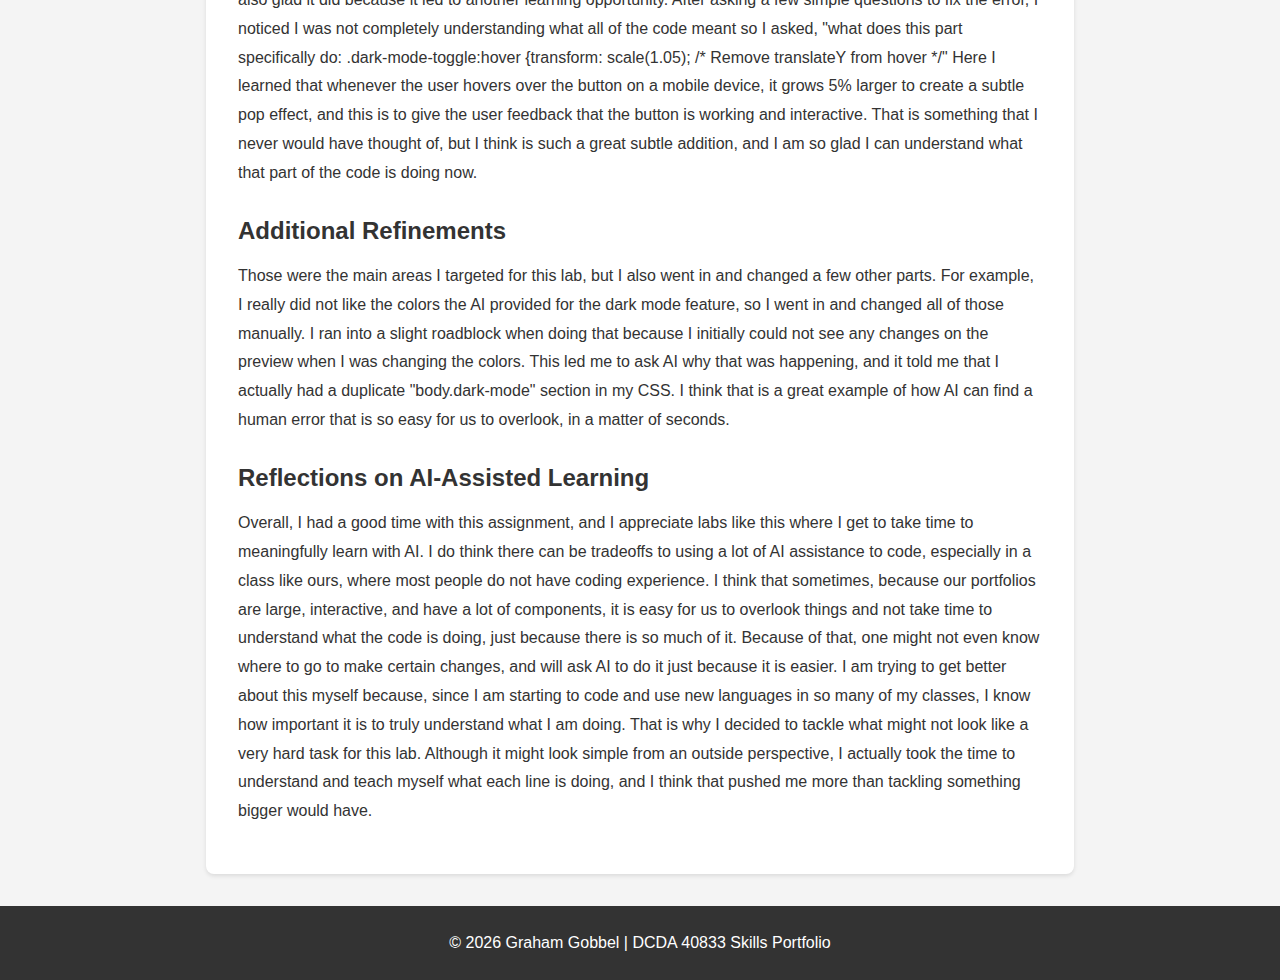
<file: lab05.html>
<!DOCTYPE html>
<html lang="en">
<head>
    <!-- Setting character encoding for proper text display -->
    <meta charset="UTF-8">
    <!-- This viewport tag is crucial for mobile responsiveness -->
    <meta name="viewport" content="width=device-width, initial-scale=1.0">
    <!-- Meta tags help with SEO and accessibility -->
    <meta name="description" content="Lab 5: Vibe Coding Reflection">
    <meta name="author" content="Graham Gobbel">
    <title>Lab 5: Vibe Coding | Graham Gobbel</title>
    <!-- External stylesheet link -->
    <link rel="stylesheet" href="css/styles.css">
</head>
<body>
    <!-- Navigation section with all page links -->
    <nav>
        <!-- Toggle for switching between light and dark themes -->
        <button class="dark-mode-toggle" aria-label="Toggle dark mode">
            <span class="theme-icon">🌙</span>
        </button>
 
        <!-- Hamburger menu button (visible on mobile) -->
        <button class="hamburger" aria-label="Toggle navigation" aria-expanded="false">
            <span></span>
            <span></span>
            <span></span>
        </button>
        
        <ul id="nav-menu">
            <li><a href="index.html">Home</a></li>
            <li><a href="lab02.html">Lab 2: AI Evaluation</a></li>
            <li><a href="lab03.html">Lab 3: Visualization Critique</a></li>
            <li><a href="lab04.html">Lab 4: Tableau Viz</a></li>
            <li><a href="lab05.html">Lab 5: Vibe Coding</a></li>
            <li><a href="lab06.html">Lab 6: Hometown Map</a></li>
            <li><a href="python-coursework.html">Python Coursework</a></li>
        </ul>
    </nav>

    <!-- Header -->
    <header>
        <div class="logo">
            GG
            <div class="logo-tooltip">
                <a href="https://www.linkedin.com/in/graham-gobbel" target="_blank">LinkedIn</a>
                <a href="mailto:graham.gobbel@tcu.edu">graham.gobbel@tcu.edu</a>
            </div>
        </div>
        <h1>Lab 5: Vibe Coding</h1>
        <p>Enhancing My Portfolio with AI Assistance</p>
    </header>

    <main>
        <section>
            <h2>Lab Requirements</h2>
            <p><strong>Assignment:</strong> Explore AI-assisted coding through practical experiments and critical reflection.</p>
            <ul>
                <li>Complete 2+ experiments: enhance portfolio, generate Python code, or debug with AI</li>
                <li>Document code with honest comments about what you understand vs. still learning</li>
                <li>Write 400-600 word reflection on when AI helps, when it doesn't, and personal guidelines for use</li>
                <li><strong>Key principle:</strong> You must be able to explain and modify any code you use</li>
            </ul>
        </section>

        <section>
            <h2>Lab 5 Reflection</h2>
            
            <p>
                For the Vibe Coding lab, I decided to both enhance my portfolio and debug an error that came with that enhancement. Although it does not look like I made large changes, I found this more beneficial to my learning because I got to implement smaller, easier-to-understand chunks of code rather than letting my imagination run wild, but having the AI do a bunch of things that I do not understand.
            </p>
            
            <h3>Adding Dark Mode</h3>
            <p>
                First, I took inspiration from one of the lab suggestions and planned to add a dark mode feature to the website. I had this option on the portfolio I made last semester and really enjoyed it, so I thought it would be a good addition here too. The initial prompt I asked was, "I am looking to add a dark mode feature to my portfolio and would like assistance. Would I primarily make this change on the CSS page?" The AI was helpful here as it gave me a breakdown, by percentage, of where all of the work to implement dark mode would be happening. It said that 60% would be CSS, 20% would be HTML, and 20% would be JavaScript. Even understanding how all three languages were working together here, rather than just seeing the code it provided, helped my learning process so much more. The AI then gave me step-by-step instructions on where to add each chunk of code within my pages. I appreciated going in and doing this myself rather than letting the AI do it and simply hitting the "keep" changes button because it allowed me to learn through a little bit of trial and error with the specific code placement. However, I will say that I added all of the changes myself on the first HTML page, but let the AI go in and add all of the same changes on the other pages. I thought that was okay because I already learned what to do, but it was a huge time-saver in the means of redundancy. Overall, in this section, I learned that the CSS added the dark colors and smooth transitions, the HTML added the toggle button and navigation, and the JavaScript added the toggle function and localStorage to remember the choice.
            </p>
            
            <h3>Debugging Accessibility Issues</h3>
            <p>
                After adding the dark mode button, I noticed an accessibility error in that whenever I shrank the preview screen, the button would appear on top of the already established navigation buttons. This is where I would say the AI was a little problematic because I would not expect it to cause an error that seems so simple to avoid, but I am also glad it did because it led to another learning opportunity. After asking a few simple questions to fix the error, I noticed I was not completely understanding what all of the code meant so I asked, "what does this part specifically do: .dark-mode-toggle:hover {transform: scale(1.05); /* Remove translateY from hover */" Here I learned that whenever the user hovers over the button on a mobile device, it grows 5% larger to create a subtle pop effect, and this is to give the user feedback that the button is working and interactive. That is something that I never would have thought of, but I think is such a great subtle addition, and I am so glad I can understand what that part of the code is doing now.
            </p>
            
            <h3>Additional Refinements</h3>
            <p>
                Those were the main areas I targeted for this lab, but I also went in and changed a few other parts. For example, I really did not like the colors the AI provided for the dark mode feature, so I went in and changed all of those manually. I ran into a slight roadblock when doing that because I initially could not see any changes on the preview when I was changing the colors. This led me to ask AI why that was happening, and it told me that I actually had a duplicate "body.dark-mode" section in my CSS. I think that is a great example of how AI can find a human error that is so easy for us to overlook, in a matter of seconds.
            </p>
            
            <h3>Reflections on AI-Assisted Learning</h3>
            <p>
                Overall, I had a good time with this assignment, and I appreciate labs like this where I get to take time to meaningfully learn with AI. I do think there can be tradeoffs to using a lot of AI assistance to code, especially in a class like ours, where most people do not have coding experience. I think that sometimes, because our portfolios are large, interactive, and have a lot of components, it is easy for us to overlook things and not take time to understand what the code is doing, just because there is so much of it. Because of that, one might not even know where to go to make certain changes, and will ask AI to do it just because it is easier. I am trying to get better about this myself because, since I am starting to code and use new languages in so many of my classes, I know how important it is to truly understand what I am doing. That is why I decided to tackle what might not look like a very hard task for this lab. Although it might look simple from an outside perspective, I actually took the time to understand and teach myself what each line is doing, and I think that pushed me more than tackling something bigger would have.
            </p>
        </section>
    </main>

    <footer>
        <p>&copy; 2026 Graham Gobbel | DCDA 40833 Skills Portfolio</p>
    </footer>

    <!-- Dark Mode JavaScript -->
    <script>
        // Get the dark mode toggle button
        const darkModeToggle = document.querySelector('.dark-mode-toggle');
        const themeIcon = document.querySelector('.theme-icon');
        
        // Check if user previously selected dark mode
        const savedTheme = localStorage.getItem('theme');
        if (savedTheme === 'dark') {
            document.body.classList.add('dark-mode');
            themeIcon.textContent = '☀️';  // Sun icon for dark mode
        }
        
        // Toggle dark mode when button is clicked
        darkModeToggle.addEventListener('click', () => {
            document.body.classList.toggle('dark-mode');
            
            // Update icon and save preference
            if (document.body.classList.contains('dark-mode')) {
                themeIcon.textContent = '☀️';  // Show sun when dark
                localStorage.setItem('theme', 'dark');
            } else {
                themeIcon.textContent = '🌙';  // Show moon when light
                localStorage.setItem('theme', 'light');
            }
        });
    </script>
   
    <!-- Hamburger Menu JavaScript -->
    <script>
        // Get the hamburger button and navigation menu
        const hamburger = document.querySelector('.hamburger');
        const navMenu = document.getElementById('nav-menu');

        // Toggle menu when hamburger is clicked
        hamburger.addEventListener('click', () => {
            hamburger.classList.toggle('active');
            navMenu.classList.toggle('active');
            
            // Update aria-expanded for accessibility
            const isExpanded = hamburger.classList.contains('active');
            hamburger.setAttribute('aria-expanded', isExpanded);
        });

        // Close menu when a link is clicked (better UX on mobile)
        const navLinks = document.querySelectorAll('#nav-menu a');
        navLinks.forEach(link => {
            link.addEventListener('click', () => {
                hamburger.classList.remove('active');
                navMenu.classList.remove('active');
                hamburger.setAttribute('aria-expanded', 'false');
            });
        });
    </script>
</body>
</html>
</file>
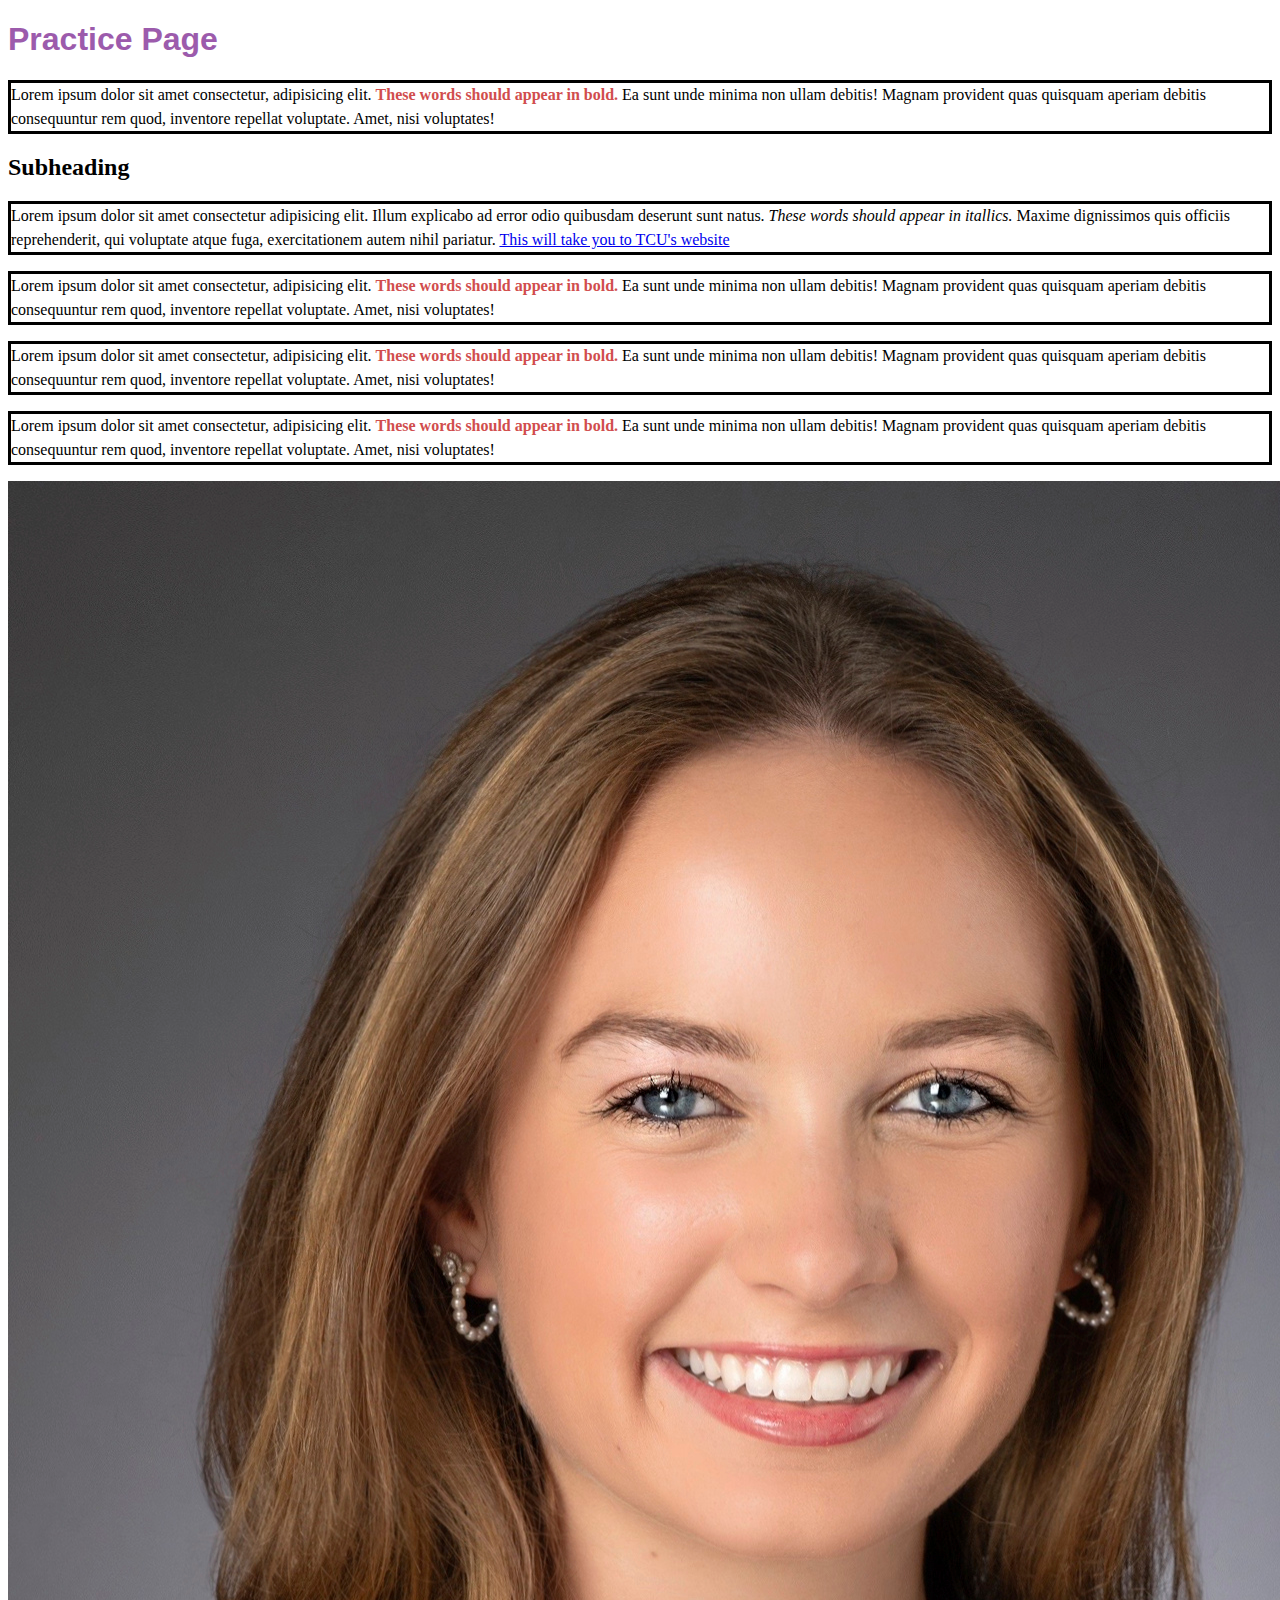
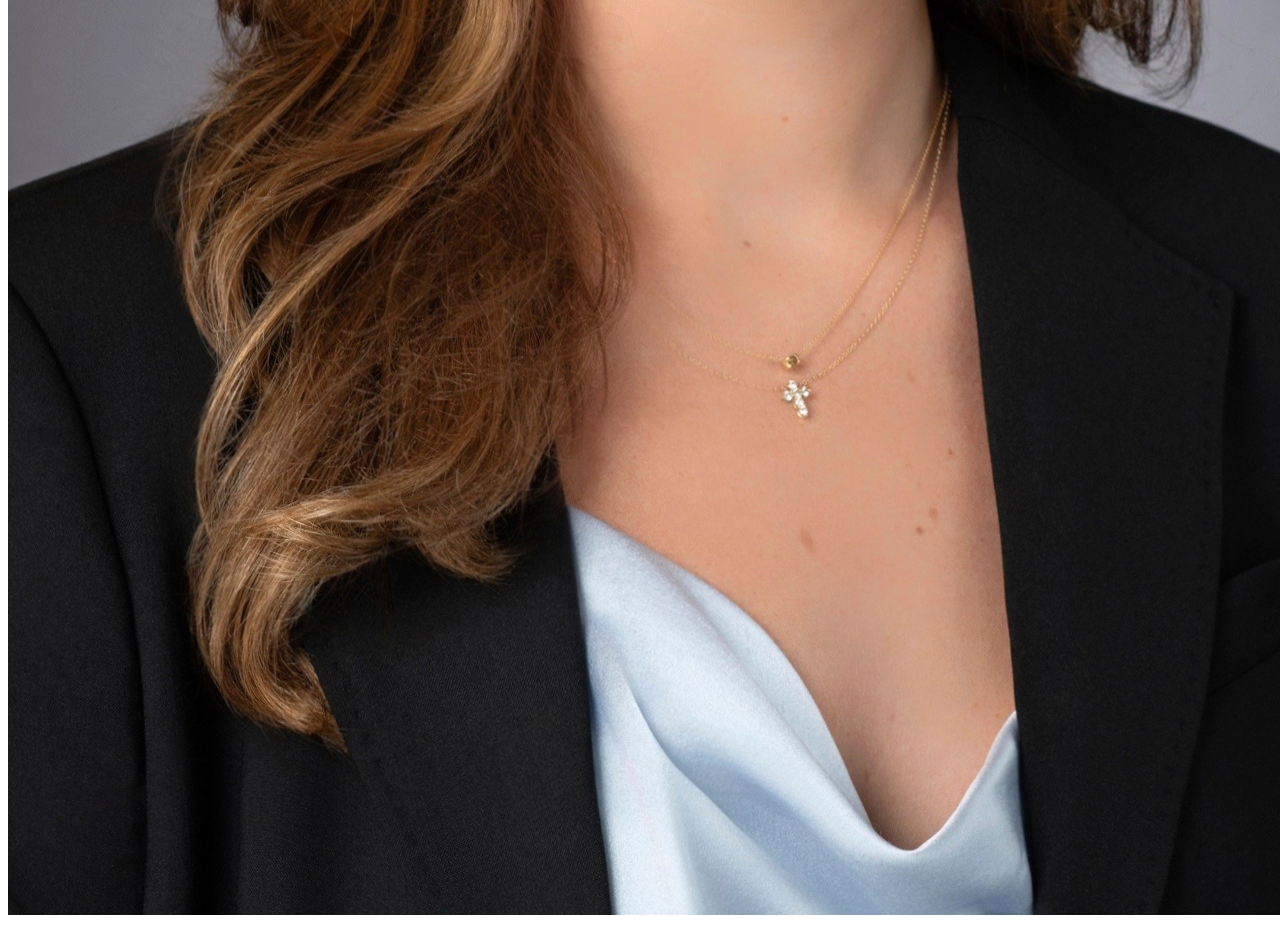
<file: practice.html>
<!DOCTYPE html>
<html lang="en"> 




<head>
    <meta charset="UTF-8">
    <meta name="viewport" content="width=device-width, initial-scale=1.0">
    <title>Document</title>
</head>

<title>Practice Page</title>

<style>

    h1 {
        color: #9c5bac;
        font-family: Arial, sans-serif;
    }

    p {
        font-size: 16px;
        line-height: 1.5;
        font-family: 'Times New Roman', serif;
        border-style: solid;
    }

    strong {
        color: #d14d4d;}
</style>

<body>
    <h1>Practice Page</h1>

    <p>Lorem ipsum dolor sit amet consectetur, adipisicing elit.
        <strong>These words should appear in bold. </strong>Ea sunt unde minima non ullam debitis! Magnam provident quas
        quisquam aperiam debitis consequuntur rem quod, 
        inventore repellat voluptate. Amet, nisi voluptates!
    </p>
<h2>Subheading</h2>
    <p>Lorem ipsum dolor sit amet consectetur adipisicing elit. Illum 
        explicabo ad error odio quibusdam deserunt 
        sunt natus. <em> These words should appear in itallics. </em>Maxime dignissimos quis officiis 
        reprehenderit, qui voluptate atque fuga, 
        exercitationem autem nihil pariatur. <a href="https://www.tcu.edu">This will take you to TCU's website</a>
    </p>

     <p>Lorem ipsum dolor sit amet consectetur, adipisicing elit.
        <strong>These words should appear in bold. </strong>Ea sunt unde minima non ullam debitis! Magnam provident quas
        quisquam aperiam debitis consequuntur rem quod, 
        inventore repellat voluptate. Amet, nisi voluptates!
    </p>

     <p>Lorem ipsum dolor sit amet consectetur, adipisicing elit.
        <strong>These words should appear in bold. </strong>Ea sunt unde minima non ullam debitis! Magnam provident quas
        quisquam aperiam debitis consequuntur rem quod, 
        inventore repellat voluptate. Amet, nisi voluptates!
    </p>

     <p>Lorem ipsum dolor sit amet consectetur, adipisicing elit.
        <strong>These words should appear in bold. </strong>Ea sunt unde minima non ullam debitis! Magnam provident quas
        quisquam aperiam debitis consequuntur rem quod, 
        inventore repellat voluptate. Amet, nisi voluptates!
    </p>

    <img src="images/headshot.junior.jpg" alt="Photo of Graham Gobbel">

</body>




</html>
</file>
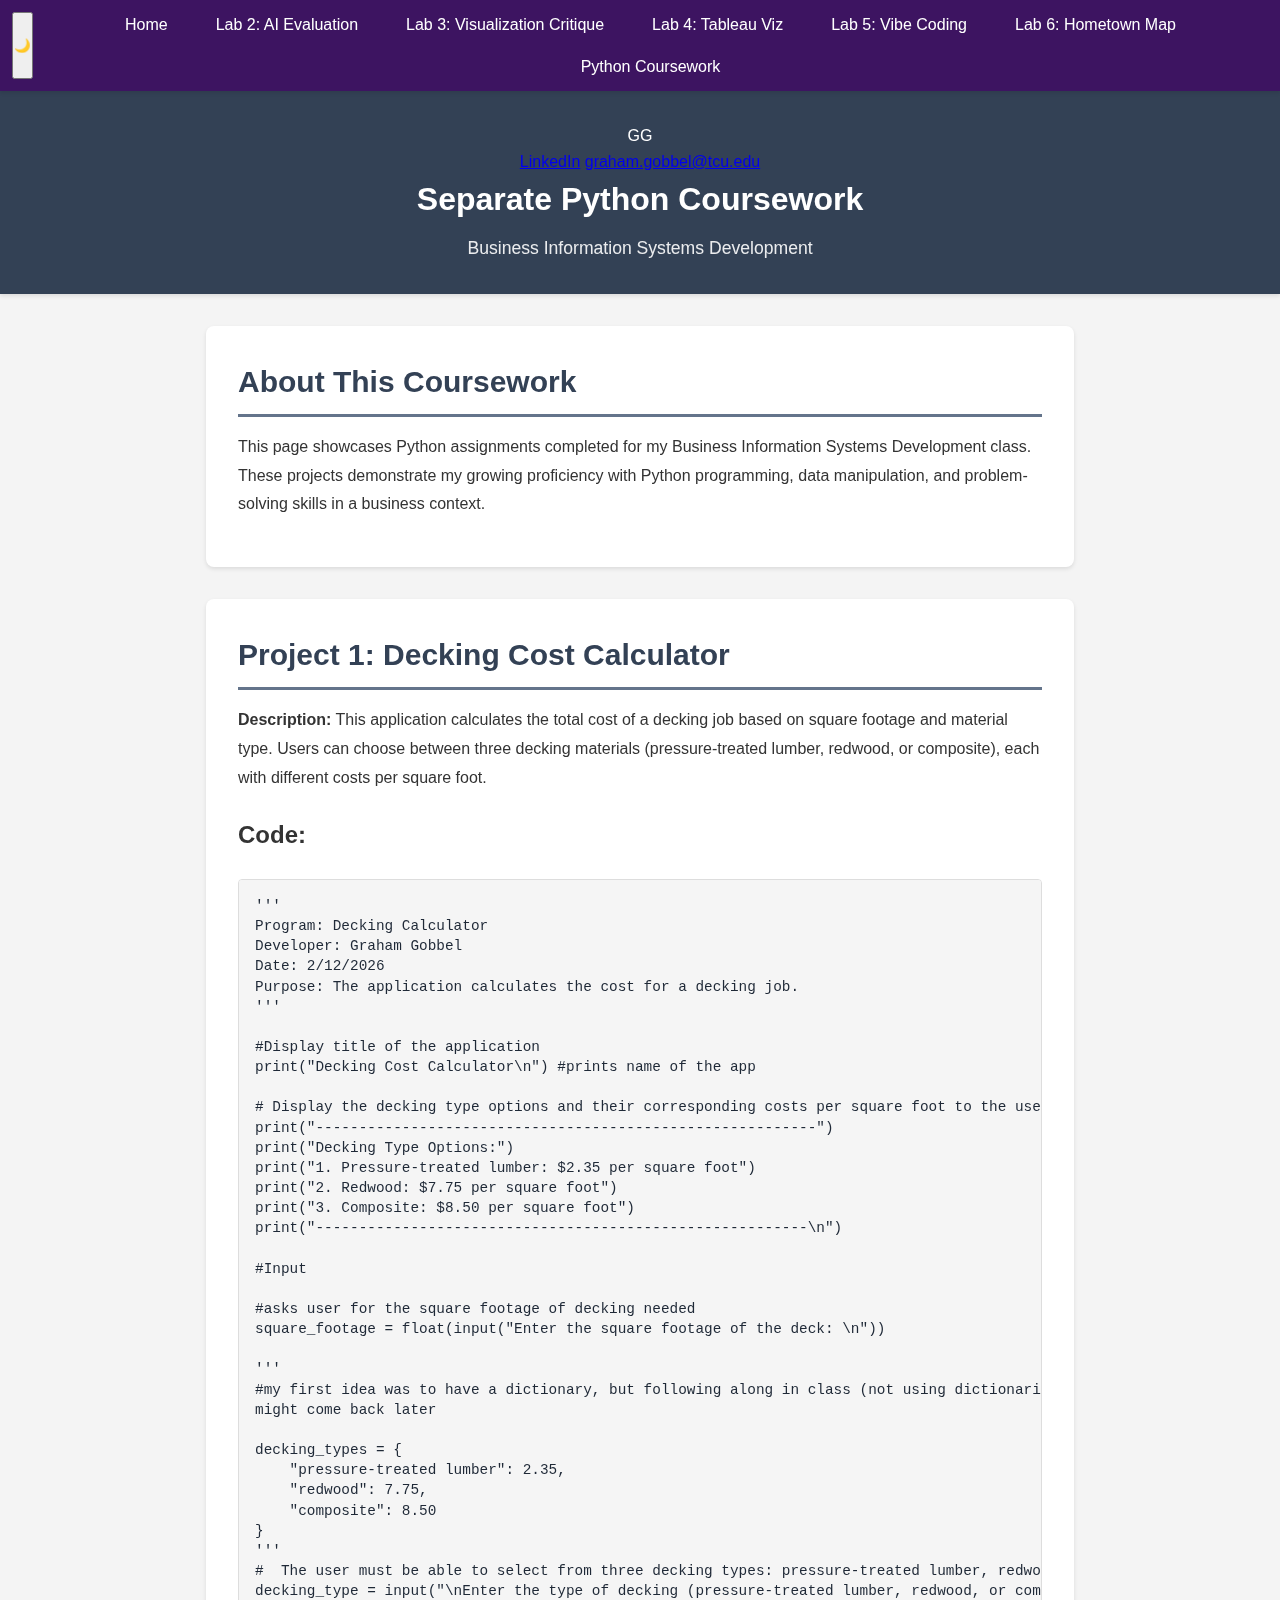
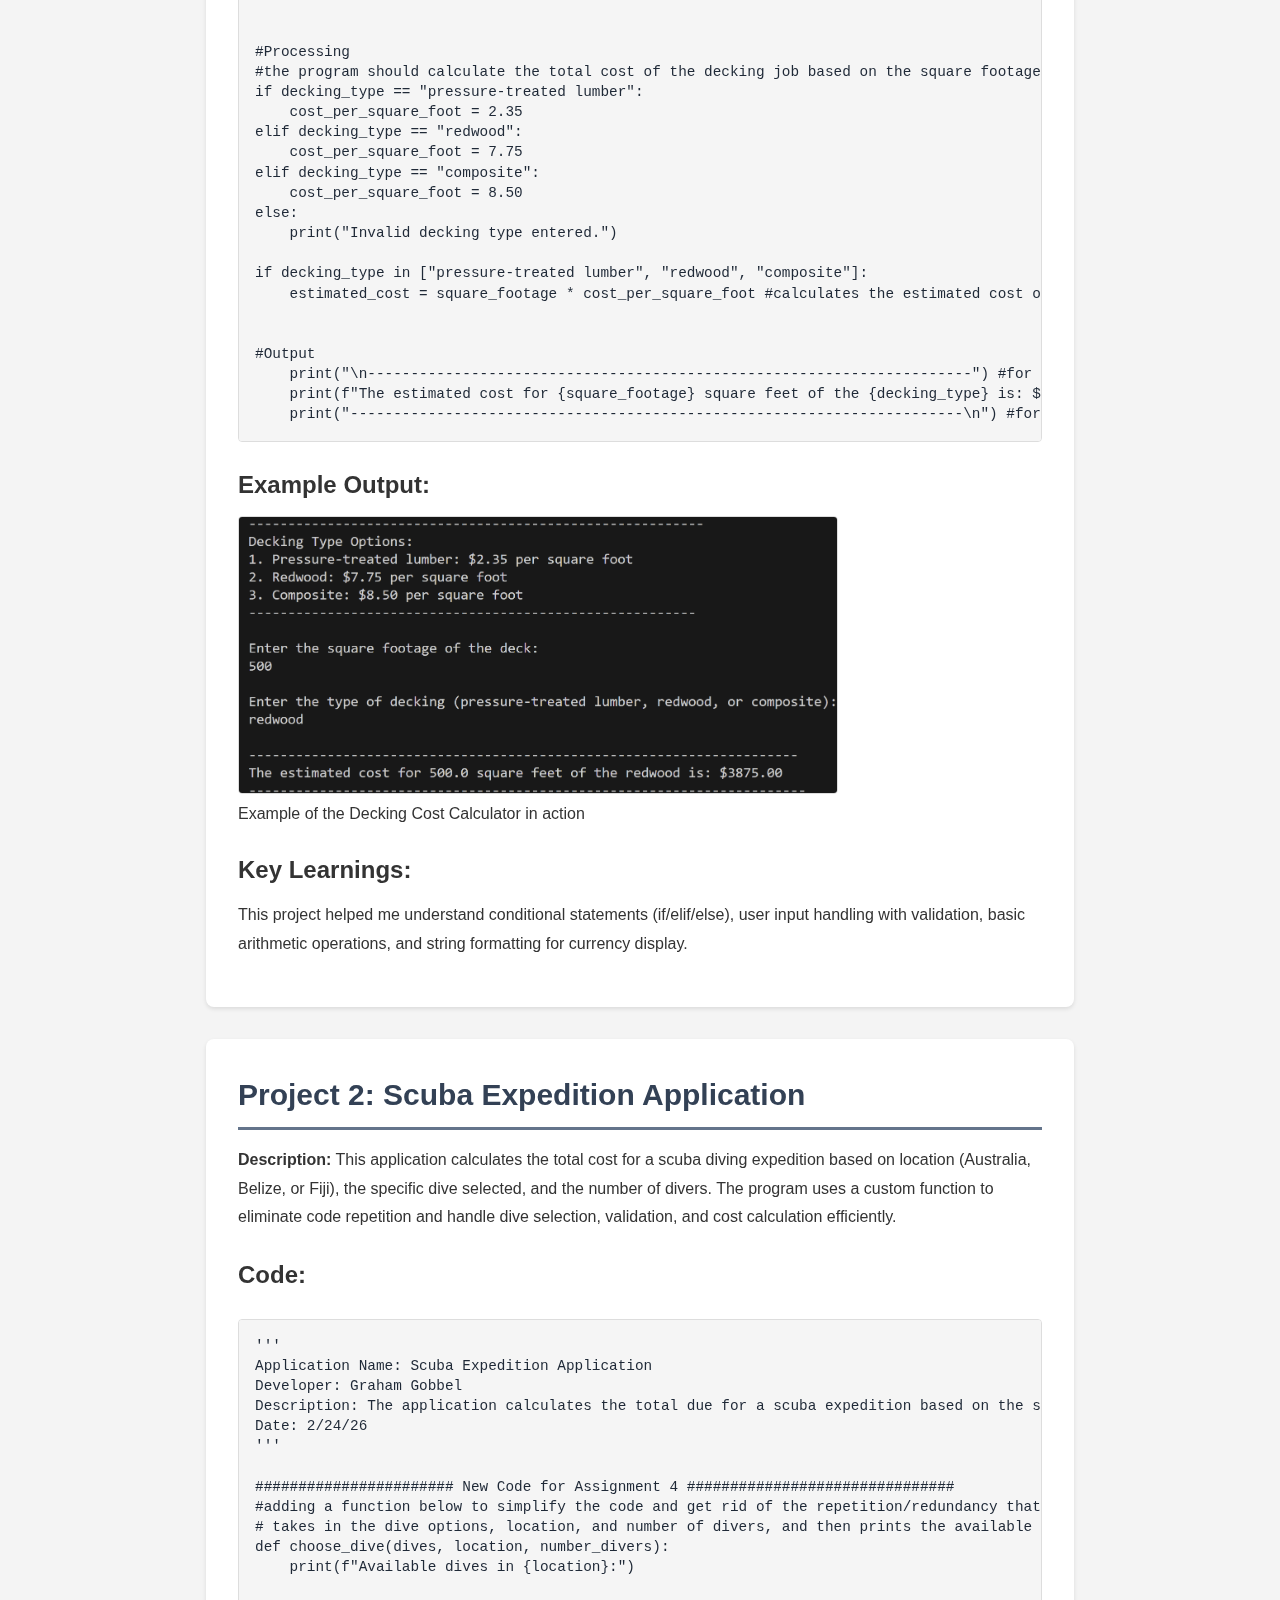
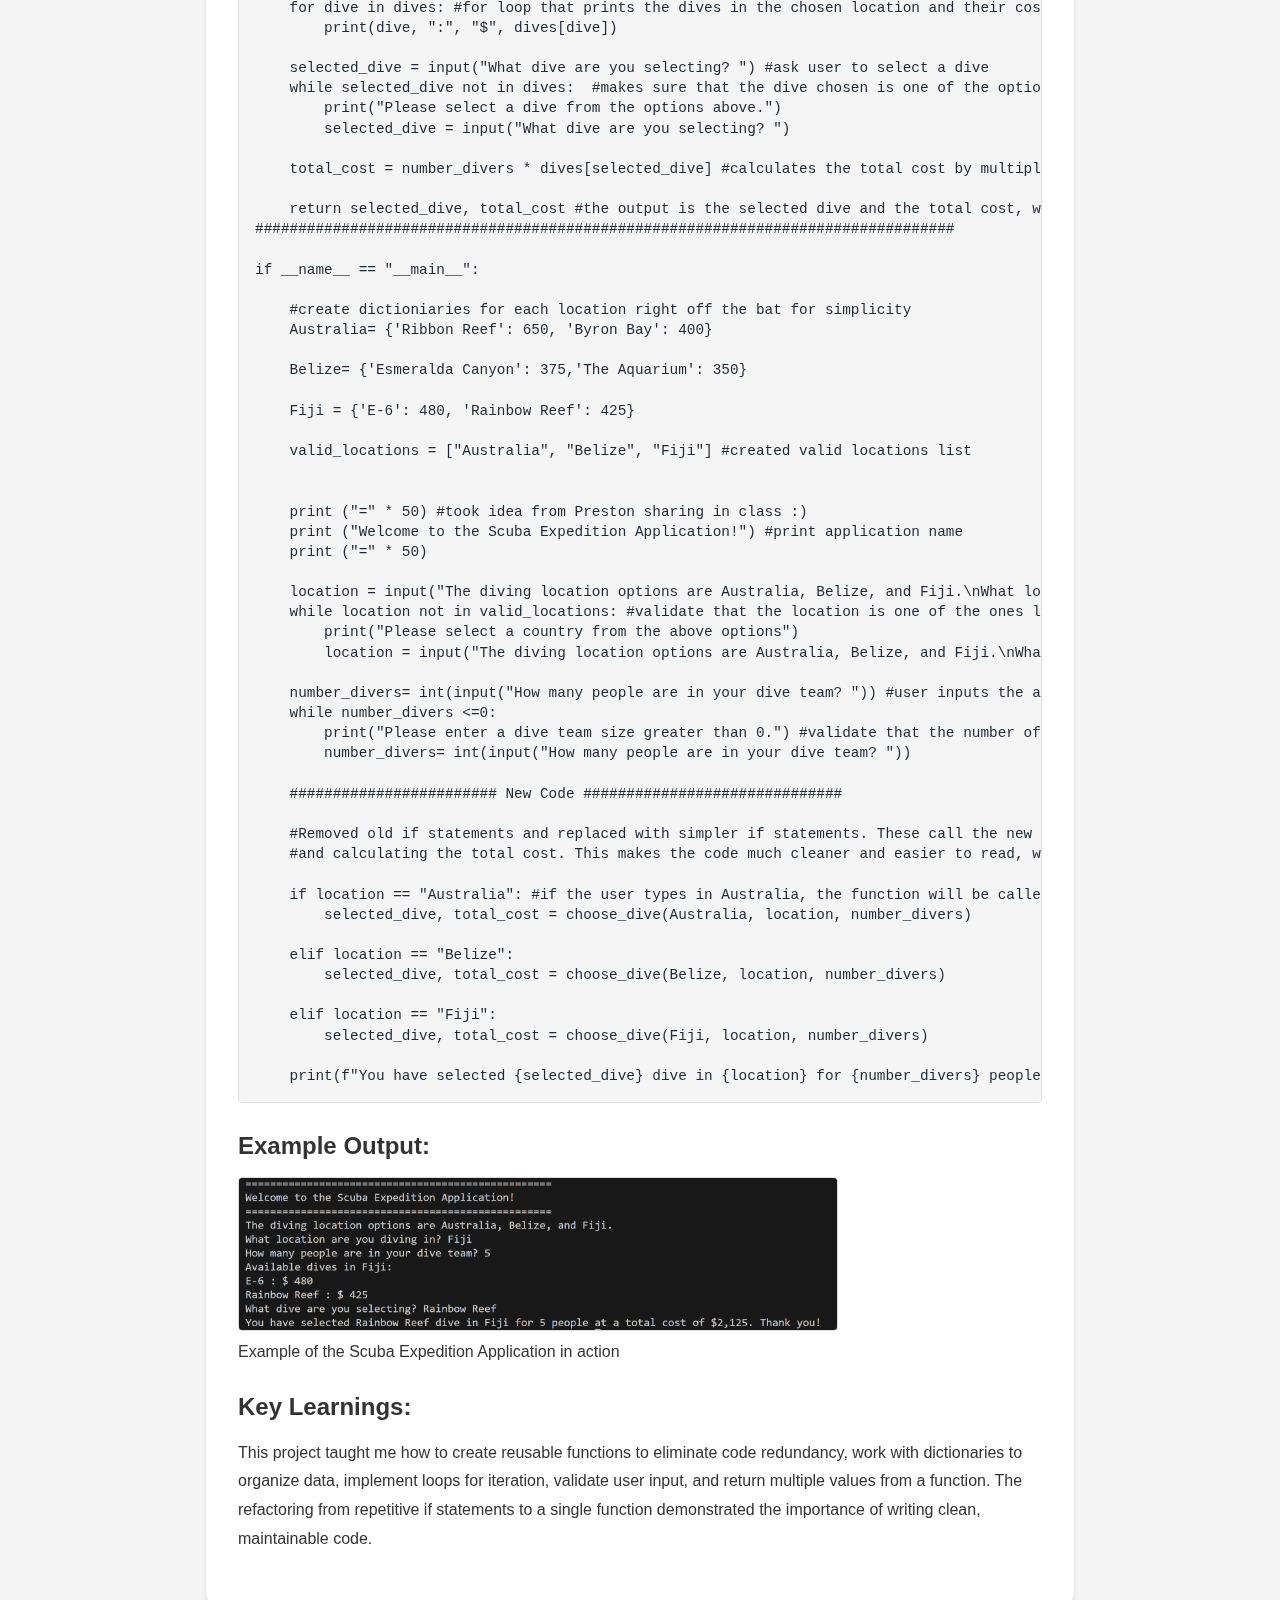
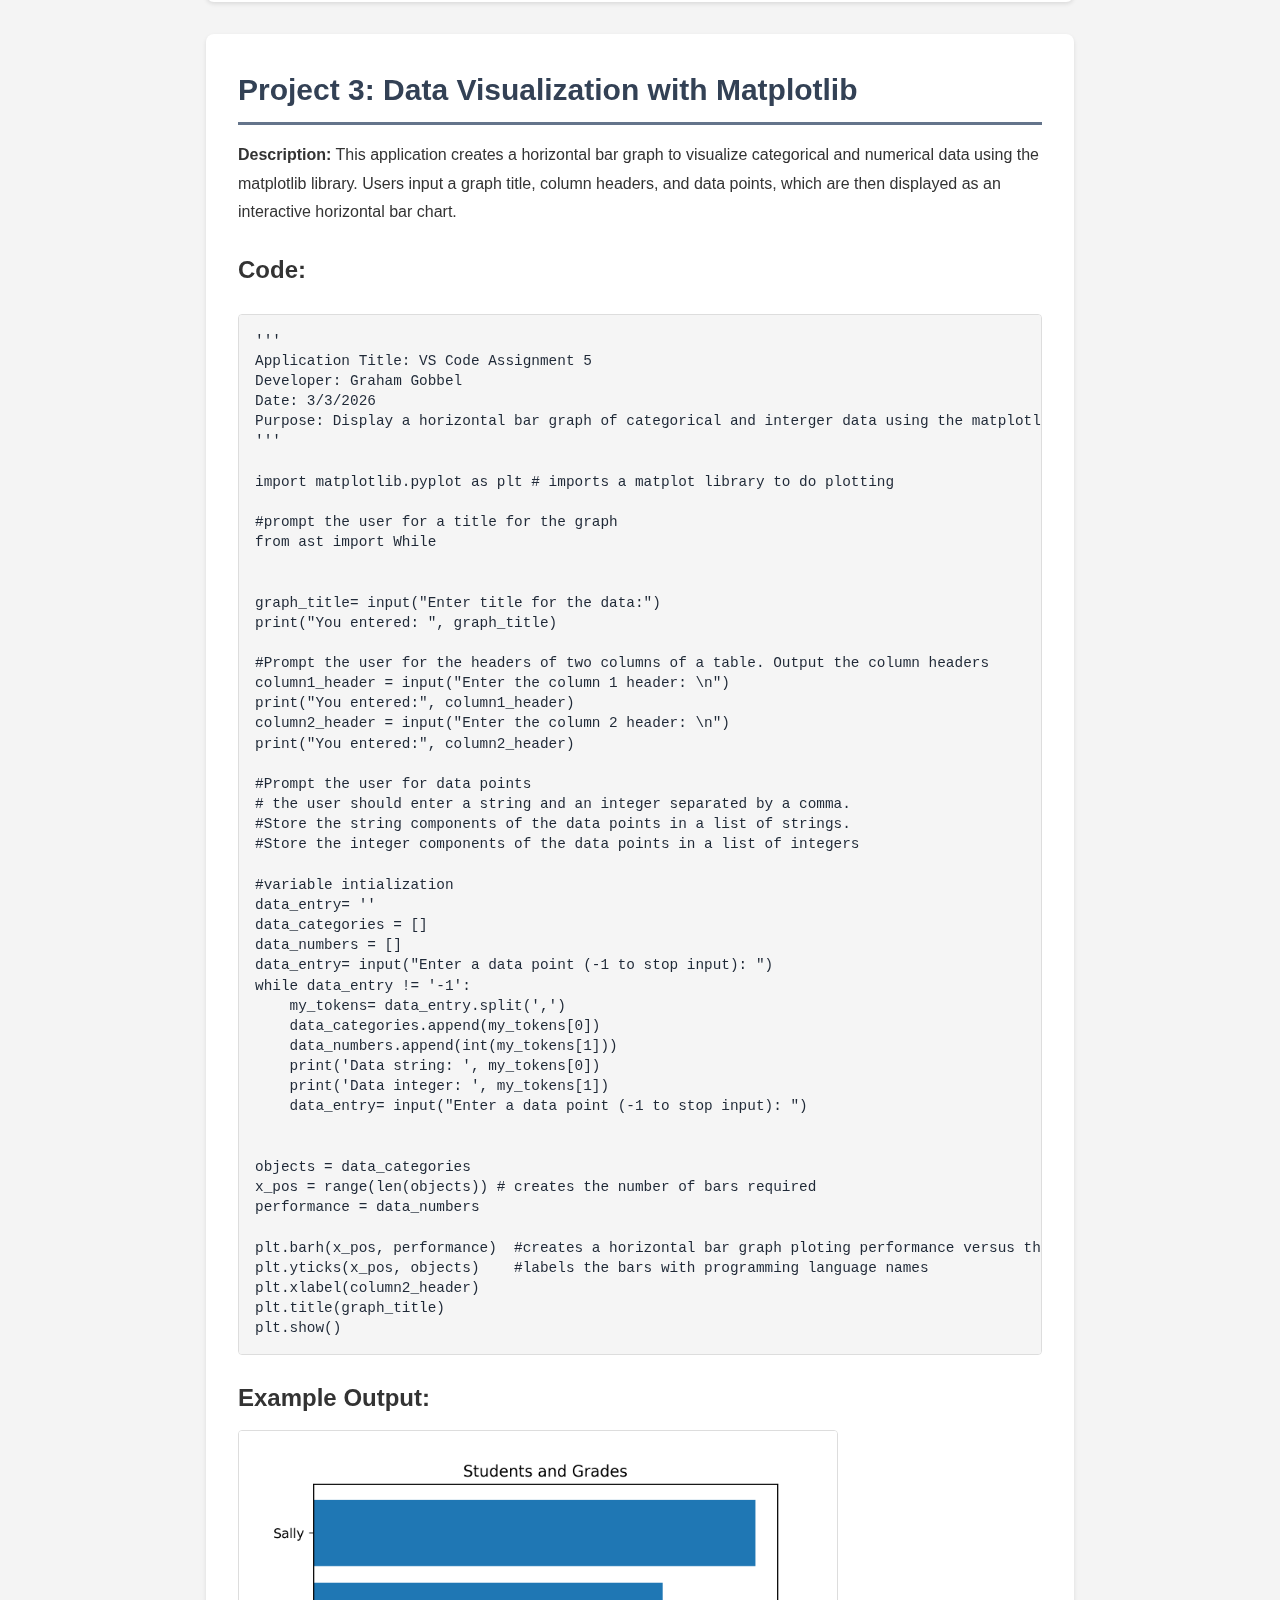
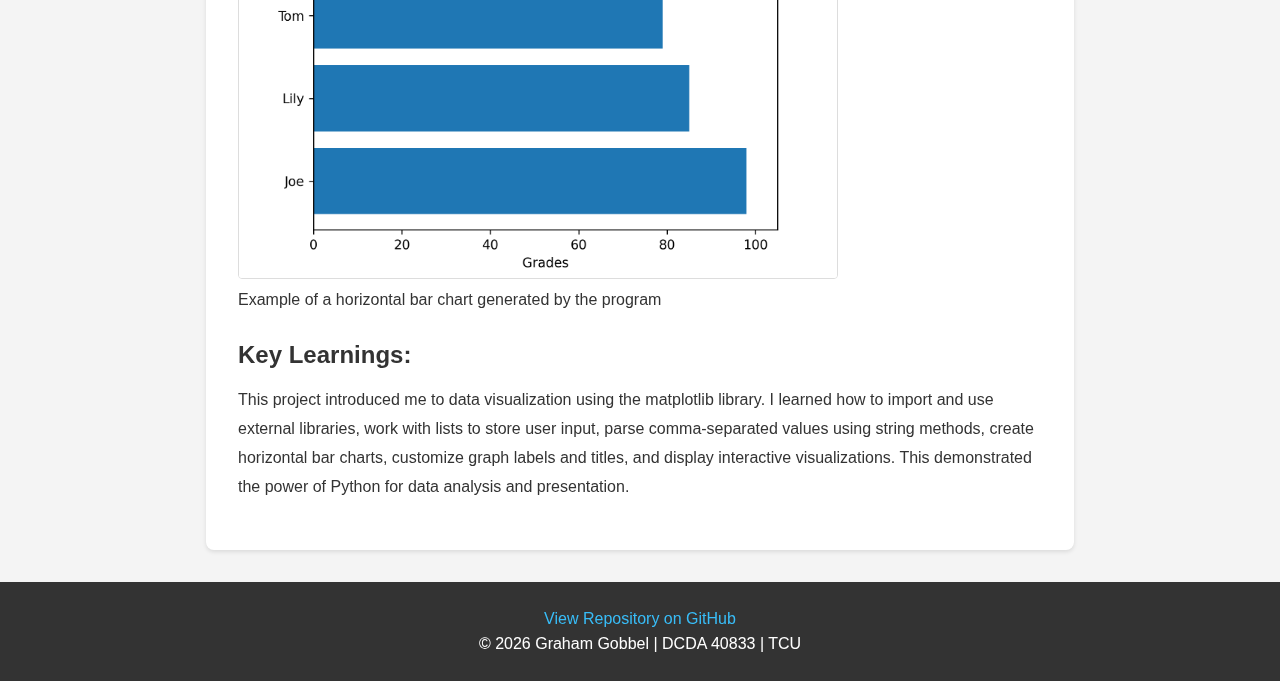
<file: python-coursework.html>
<!DOCTYPE html>
<html lang="en">
<head>
    <!-- Basic meta tags for proper HTML5 setup -->
    <meta charset="UTF-8">
    <meta name="viewport" content="width=device-width, initial-scale=1.0">
    <!-- Page-specific metadata -->
    <meta name="description" content="Python projects from Business Information Systems Development course">
    <meta name="author" content="Graham Gobbel">
    <title>Python Coursework | Graham Gobbel</title>
    <!-- CSS file reference for styling -->
    <link rel="stylesheet" href="css/styles.css">
    <style>
        /* Code block styling */
        pre {
            background-color: #f5f5f5;
            border: 1px solid #ddd;
            border-radius: 4px;
            padding: 1rem;
            overflow-x: auto;
            font-family: 'Courier New', Courier, monospace;
            font-size: 0.9rem;
            line-height: 1.4;
            color: #1f2937;
        }
        
        code {
            background-color: #f5f5f5;
            padding: 0.2rem 0.4rem;
            border-radius: 3px;
            font-family: 'Courier New', Courier, monospace;
            color: #1f2937;
        }
        
        pre code {
            background-color: transparent;
            padding: 0;
            color: #1f2937;
        }
        
        body.dark-mode pre {
            background-color: #1e293b;
            border-color: #334155;
            color: #e2e8f0;
        }
        
        body.dark-mode code {
            background-color: #1e293b;
            color: #e2e8f0;
        }
        
        body.dark-mode pre code {
            color: #e2e8f0;
        }
    </style>
</head>
<body>
    <nav>
        <!-- Dark mode toggle button -->
        <button class="dark-mode-toggle" aria-label="Toggle dark mode">
            <span class="theme-icon">🌙</span>
        </button>
 
        <!-- Hamburger menu button (visible on mobile) -->
        <button class="hamburger" aria-label="Toggle navigation" aria-expanded="false">
            <span></span>
            <span></span>
            <span></span>
        </button>
        
        <ul id="nav-menu">
            <li><a href="index.html">Home</a></li>
            <li><a href="lab02.html">Lab 2: AI Evaluation</a></li>
            <li><a href="lab03.html">Lab 3: Visualization Critique</a></li>
            <li><a href="lab04.html">Lab 4: Tableau Viz</a></li>
            <li><a href="lab05.html">Lab 5: Vibe Coding</a></li>
            <li><a href="lab06.html">Lab 6: Hometown Map</a></li>
            <li><a href="python-coursework.html" class="active">Python Coursework</a></li>
        </ul>
    </nav>

    <!-- Header -->
    <header>
        <!-- Personal logo - tooltip pops up on hover with contact links -->
        <div class="logo">
            GG
            <!-- Tooltip container - CSS makes this appear on hover -->
            <div class="logo-tooltip">
                <a href="https://www.linkedin.com/in/graham-gobbel" target="_blank">LinkedIn</a>
                <a href="mailto:graham.gobbel@tcu.edu">graham.gobbel@tcu.edu</a>
            </div>
        </div>
        <h1>Separate Python Coursework</h1>
        <p>Business Information Systems Development</p>
    </header>

    <!-- Main content area for all project descriptions -->    <main>
        <!-- First section introduces the coursework -->       <section>
            <h2>About This Coursework</h2>
            <p>This page showcases Python assignments completed for my Business Information Systems Development class. These projects demonstrate my growing proficiency with Python programming, data manipulation, and problem-solving skills in a business context.</p>
        </section>

        <section>
            <h2>Project 1: Decking Cost Calculator</h2>
            <p><strong>Description:</strong> This application calculates the total cost of a decking job based on square footage and material type. Users can choose between three decking materials (pressure-treated lumber, redwood, or composite), each with different costs per square foot.</p>
            
            <h3>Code:</h3>
            <!-- Using pre and code tags to display the Python code with proper formatting -->
            <!-- pre preserves whitespace and indentation, code indicates it's computer code -->
            <pre><code class="language-python">'''
Program: Decking Calculator
Developer: Graham Gobbel
Date: 2/12/2026
Purpose: The application calculates the cost for a decking job.
'''

#Display title of the application
print("Decking Cost Calculator\n") #prints name of the app

# Display the decking type options and their corresponding costs per square foot to the user
print("----------------------------------------------------------")
print("Decking Type Options:")
print("1. Pressure-treated lumber: $2.35 per square foot")
print("2. Redwood: $7.75 per square foot")
print("3. Composite: $8.50 per square foot")
print("---------------------------------------------------------\n")

#Input

#asks user for the square footage of decking needed
square_footage = float(input("Enter the square footage of the deck: \n"))

'''
#my first idea was to have a dictionary, but following along in class (not using dictionaries yet),
might come back later

decking_types = {
    "pressure-treated lumber": 2.35,
    "redwood": 7.75,
    "composite": 8.50
}
'''
#  The user must be able to select from three decking types: pressure-treated lumber, redwood, or composite
decking_type = input("\nEnter the type of decking (pressure-treated lumber, redwood, or composite): \n") #asks user for the type of decking they want


#Processing
#the program should calculate the total cost of the decking job based on the square footage and the type of decking selected by the user
if decking_type == "pressure-treated lumber":
    cost_per_square_foot = 2.35
elif decking_type == "redwood":
    cost_per_square_foot = 7.75
elif decking_type == "composite":    
    cost_per_square_foot = 8.50
else:
    print("Invalid decking type entered.")

if decking_type in ["pressure-treated lumber", "redwood", "composite"]:
    estimated_cost = square_footage * cost_per_square_foot #calculates the estimated cost of the decking job


#Output
    print("\n----------------------------------------------------------------------") #for cleanliness 
    print(f"The estimated cost for {square_footage} square feet of the {decking_type} is: ${estimated_cost:.2f}") #displays the estimated cost of the decking job to the user
    print("-----------------------------------------------------------------------\n") #for cleanliness
</code></pre>
            
            <h3>Example Output:</h3>
            <!-- Figure element is semantic HTML for images with captions -->
            <!-- It groups the image and caption together logically -->
            <figure>
                <img src="images/deckingcalcIMAGE.png" alt="Decking Cost Calculator output example" style="max-width: 600px; width: 100%; border: 1px solid #ddd; border-radius: 4px;">
                <figcaption>Example of the Decking Cost Calculator in action</figcaption>
            </figure>
            
            <h3>Key Learnings:</h3>
            <p>This project helped me understand conditional statements (if/elif/else), user input handling with validation, basic arithmetic operations, and string formatting for currency display.</p>
        </section>

        <section>
            <h2>Project 2: Scuba Expedition Application</h2>
            <p><strong>Description:</strong> This application calculates the total cost for a scuba diving expedition based on location (Australia, Belize, or Fiji), the specific dive selected, and the number of divers. The program uses a custom function to eliminate code repetition and handle dive selection, validation, and cost calculation efficiently.</p>
            
            <h3>Code:</h3>
            <pre><code class="language-python">'''
Application Name: Scuba Expedition Application
Developer: Graham Gobbel
Description: The application calculates the total due for a scuba expedition based on the selected location, dive selected, and the number of people in the group. 
Date: 2/24/26
'''

####################### New Code for Assignment 4 ###############################
#adding a function below to simplify the code and get rid of the repetition/redundancy that happens with all of the if statements when selecting a dive. This function 
# takes in the dive options, location, and number of divers, and then prints the available dives, validates the user's selection, and calculates the total cost
def choose_dive(dives, location, number_divers):
    print(f"Available dives in {location}:")

    for dive in dives: #for loop that prints the dives in the chosen location and their costs
        print(dive, ":", "$", dives[dive])

    selected_dive = input("What dive are you selecting? ") #ask user to select a dive
    while selected_dive not in dives:  #makes sure that the dive chosen is one of the options available for that location, if not ask the user to re-enter a dive
        print("Please select a dive from the options above.")
        selected_dive = input("What dive are you selecting? ")

    total_cost = number_divers * dives[selected_dive] #calculates the total cost by multiplying the number of divers by the cost of the selected dive

    return selected_dive, total_cost #the output is the selected dive and the total cost, which will be printed at the end of the program
#################################################################################

if __name__ == "__main__":

    #create dictioniaries for each location right off the bat for simplicity
    Australia= {'Ribbon Reef': 650, 'Byron Bay': 400}

    Belize= {'Esmeralda Canyon': 375,'The Aquarium': 350}

    Fiji = {'E-6': 480, 'Rainbow Reef': 425}

    valid_locations = ["Australia", "Belize", "Fiji"] #created valid locations list


    print ("=" * 50) #took idea from Preston sharing in class :)
    print ("Welcome to the Scuba Expedition Application!") #print application name
    print ("=" * 50)

    location = input("The diving location options are Australia, Belize, and Fiji.\nWhat location are you diving in? ") #ask user for the location that they are diving in
    while location not in valid_locations: #validate that the location is one of the ones listed
        print("Please select a country from the above options")
        location = input("The diving location options are Australia, Belize, and Fiji.\nWhat location are you diving in?") #if user entered an invalid loocation, ask the to re-enter the location

    number_divers= int(input("How many people are in your dive team? ")) #user inputs the amount of people in their dive team
    while number_divers <=0:
        print("Please enter a dive team size greater than 0.") #validate that the number of divers is a positive integer, if not ask the user to re-enter the number of divers
        number_divers= int(input("How many people are in your dive team? "))

    ######################## New Code ##############################

    #Removed old if statements and replaced with simpler if statements. These call the new function which takes care of printing the dive options, validating the user's selection, 
    #and calculating the total cost. This makes the code much cleaner and easier to read, while still achieving the same functionality.

    if location == "Australia": #if the user types in Australia, the function will be called with the Australia dive options, location, and number of divers
        selected_dive, total_cost = choose_dive(Australia, location, number_divers)

    elif location == "Belize":
        selected_dive, total_cost = choose_dive(Belize, location, number_divers)

    elif location == "Fiji":
        selected_dive, total_cost = choose_dive(Fiji, location, number_divers)
        
    print(f"You have selected {selected_dive} dive in {location} for {number_divers} people at a total cost of ${total_cost:,}. Thank you!")
</code></pre>
            
            <h3>Example Output:</h3>
            <figure>
                <img src="images/ScubaIMAGE.png" alt="Scuba Expedition Application output example" style="max-width: 600px; width: 100%; border: 1px solid #ddd; border-radius: 4px;">
                <figcaption>Example of the Scuba Expedition Application in action</figcaption>
            </figure>
            
            <h3>Key Learnings:</h3>
            <p>This project taught me how to create reusable functions to eliminate code redundancy, work with dictionaries to organize data, implement loops for iteration, validate user input, and return multiple values from a function. The refactoring from repetitive if statements to a single function demonstrated the importance of writing clean, maintainable code.</p>
        </section>

        <section>
            <h2>Project 3: Data Visualization with Matplotlib</h2>
            <p><strong>Description:</strong> This application creates a horizontal bar graph to visualize categorical and numerical data using the matplotlib library. Users input a graph title, column headers, and data points, which are then displayed as an interactive horizontal bar chart.</p>
            
            <h3>Code:</h3>
            <pre><code class="language-python">'''
Application Title: VS Code Assignment 5
Developer: Graham Gobbel
Date: 3/3/2026
Purpose: Display a horizontal bar graph of categorical and interger data using the matplotlib library.
'''

import matplotlib.pyplot as plt # imports a matplot library to do plotting 

#prompt the user for a title for the graph
from ast import While


graph_title= input("Enter title for the data:")
print("You entered: ", graph_title)

#Prompt the user for the headers of two columns of a table. Output the column headers
column1_header = input("Enter the column 1 header: \n")
print("You entered:", column1_header)
column2_header = input("Enter the column 2 header: \n")
print("You entered:", column2_header)

#Prompt the user for data points
# the user should enter a string and an integer separated by a comma. 
#Store the string components of the data points in a list of strings. 
#Store the integer components of the data points in a list of integers

#variable intialization
data_entry= ''
data_categories = []
data_numbers = []
data_entry= input("Enter a data point (-1 to stop input): ")
while data_entry != '-1':
    my_tokens= data_entry.split(',')
    data_categories.append(my_tokens[0])
    data_numbers.append(int(my_tokens[1]))
    print('Data string: ', my_tokens[0])
    print('Data integer: ', my_tokens[1])
    data_entry= input("Enter a data point (-1 to stop input): ")


objects = data_categories
x_pos = range(len(objects)) # creates the number of bars required
performance = data_numbers

plt.barh(x_pos, performance)  #creates a horizontal bar graph ploting performance versus the number of bars required
plt.yticks(x_pos, objects)    #labels the bars with programming language names
plt.xlabel(column2_header)
plt.title(graph_title)
plt.show()
</code></pre>
            
            <h3>Example Output:</h3>
            <figure>
                <img src="images/studentsandgrades.png" alt="Matplotlib horizontal bar chart example" style="max-width: 600px; width: 100%; border: 1px solid #ddd; border-radius: 4px;">
                <figcaption>Example of a horizontal bar chart generated by the program</figcaption>
            </figure>
            
            <h3>Key Learnings:</h3>
            <p>This project introduced me to data visualization using the matplotlib library. I learned how to import and use external libraries, work with lists to store user input, parse comma-separated values using string methods, create horizontal bar charts, customize graph labels and titles, and display interactive visualizations. This demonstrated the power of Python for data analysis and presentation.</p>
        </section>
    </main>

    <!-- Footer -->
    <footer>
        <p><a href="https://github.com/grahamgobbel/TCU40833-portfolio" rel="noopener noreferrer" target="_blank">View Repository on GitHub</a></p>
        <p>&copy; 2026 Graham Gobbel | DCDA 40833 | TCU</p>
    </footer>

    <!-- Dark Mode Toggle JavaScript -->
    <script>
        // Get the dark mode toggle button
        const darkModeToggle = document.querySelector('.dark-mode-toggle');
        const themeIcon = document.querySelector('.theme-icon');
        
        // Check if user previously selected dark mode
        const savedTheme = localStorage.getItem('theme');
        if (savedTheme === 'dark') {
            document.body.classList.add('dark-mode');
            themeIcon.textContent = '☀️';
        }
        
        // Toggle dark mode when button is clicked
        darkModeToggle.addEventListener('click', () => {
            document.body.classList.toggle('dark-mode');
            
            // Update icon and save preference
            if (document.body.classList.contains('dark-mode')) {
                themeIcon.textContent = '☀️';
                localStorage.setItem('theme', 'dark');
            } else {
                themeIcon.textContent = '🌙';
                localStorage.setItem('theme', 'light');
            }
        });
    </script>

    <!-- Hamburger Menu JavaScript -->
    <script>
        // Get the hamburger button and navigation menu
        const hamburger = document.querySelector('.hamburger');
        const navMenu = document.getElementById('nav-menu');

        // Toggle menu when hamburger is clicked
        hamburger.addEventListener('click', () => {
            hamburger.classList.toggle('active');
            navMenu.classList.toggle('active');
            
            // Update aria-expanded for accessibility
            const isExpanded = hamburger.classList.contains('active');
            hamburger.setAttribute('aria-expanded', isExpanded);
        });

        // Close menu when a link is clicked
        const navLinks = document.querySelectorAll('#nav-menu a');
        navLinks.forEach(link => {
            link.addEventListener('click', () => {
                hamburger.classList.remove('active');
                navMenu.classList.remove('active');
                hamburger.setAttribute('aria-expanded', 'false');
            });
        });
    </script>
</body>
</html>
</file>
<file: css/styles.css>
/* =========================
   DCDA 40833 Skills Portfolio Template
   CSS Stylesheet for Student Portfolios
   ========================= */

/* =========================
   CSS Variables (Color Scheme)
   ========================= */
:root {
    --primary-color: #334155;      /* TCU Purple */
    --secondary-color: #64748b;    /* Light Purple */
    --accent-color: #38bdf8;       /* Gold accent */
    --text-color: #333;            /* Dark gray for text */
    --text-secondary: #64748b;     /* Lighter gray for captions */
    --bg-color: #f4f4f4;           /* Light background */
    --white: #ffffff;
}

/* =========================
   Basic Reset & Typography
   ========================= */
* {
    margin: 0;
    padding: 0;
    box-sizing: border-box;
}

html {
    scroll-behavior: smooth;       /* Smooth scrolling for anchor links */
}

body {
    font-family: -apple-system, BlinkMacSystemFont, 'Segoe UI', 'Roboto', 'Helvetica Neue', Arial, sans-serif;
    line-height: 1.6;
    color: var(--text-color);
    background-color: var(--bg-color);
}

/* =========================
   Header & Navigation
   ========================= */
/* Style semantic tags directly - no classes needed! */
header {
    background-color: var(--primary-color);
    color: white;
    padding: 2rem 0;
    text-align: center;
    box-shadow: 0 2px 4px rgba(0, 0, 0, 0.1);
}

header h1 {
    color: white;
    margin: 0 0 0.5rem 0;
    font-size: 2rem;
}

header p {
    margin: 0;
    opacity: 0.9;
    font-size: 1.1rem;
}

nav {
    background-color: #3d1461;
    padding: 0.75rem;
    display: flex;              /* Make nav a flex container */
    justify-content: center;    /* Center the ul inside nav */
    position: sticky;           /* Stick to top when scrolling */
    top: 0;
    z-index: 100;
    box-shadow: 0 2px 4px rgba(0, 0, 0, 0.1);
}

/* Style the navigation list */
nav ul {
    list-style: none;           /* Remove bullets */
    padding: 0;                 /* Remove default padding */
    margin: 0;                  /* Remove default margin */
    display: flex;              /* Arrange items horizontally */
    flex-direction: row;        /* Explicit: horizontal on desktop */
    justify-content: center;    /* Center the items */
    gap: 1rem;                  /* Space between items */
    flex-wrap: wrap;            /* Wrap on small screens */
}

nav li {
    list-style: none;           /* Extra insurance - remove bullets */
}

nav a {
    color: white;
    text-decoration: none;
    padding: 0.5rem 1rem;
    transition: background-color 0.3s ease;
    border-radius: 4px;
}

nav a:hover {
    background-color: var(--primary-color);
}

/* Hamburger Menu Button */
.hamburger {
    display: none;              /* Hidden on desktop */
    background: none;
    border: none;
    cursor: pointer;
    padding: 0.5rem;
    position: absolute;
    right: 1rem;
    top: 50%;
    transform: translateY(-50%);
    z-index: 101;
}

.hamburger span {
    display: block;
    width: 25px;
    height: 3px;
    background-color: white;
    margin: 5px 0;
    transition: all 0.3s ease;
    border-radius: 2px;
}

/* Hamburger animation when active */
.hamburger.active span:nth-child(1) {
    transform: rotate(45deg) translate(7px, 7px);
}

.hamburger.active span:nth-child(2) {
    opacity: 0;
}

.hamburger.active span:nth-child(3) {
    transform: rotate(-45deg) translate(7px, -7px);
}

/* =========================
   Main Content
   ========================= */
/* Style main semantic tag directly */
main {
    max-width: 900px;          /* Don't get too wide */
    margin: 2rem auto;         /* Center horizontally */
    padding: 0 1rem;           /* Space on sides for mobile */
}

/* All sections inside main get consistent styling */
main section {
    background-color: white;
    padding: 2rem;
    margin-bottom: 2rem;       /* Space between sections */
    border-radius: 8px;        /* Rounded corners */
    box-shadow: 0 2px 4px rgba(0, 0, 0, 0.1);
}

/* Style h2 headings inside sections */
main section h2 {
    color: var(--primary-color);
    border-bottom: 3px solid var(--secondary-color);
    padding-bottom: 0.5rem;
    margin-bottom: 1rem;
    font-size: 1.875rem;
}

main section h3 {
    color: var(--text-color);
    margin-top: 1.5rem;
    margin-bottom: 0.75rem;
    font-size: 1.5rem;
}

/* Paragraphs inside sections */
main section p {
    margin-bottom: 1rem;
    line-height: 1.8;
}

/* Lists inside sections */
main section ul,
main section ol {
    margin: 1rem 0 1rem 2rem;
    line-height: 1.8;
}

main section li {
    margin-bottom: 0.5rem;
}

/* =========================
   Data Visualizations
   ========================= */
/* Container for charts and images */
.viz-container {
    margin: 2rem 0;
    text-align: center;
}

.viz-container img {
    max-width: 50%;           /* Responsive: never wider than container */
    height: auto;              /* Maintain aspect ratio */
    border-radius: 8px;
    box-shadow: 0 4px 6px rgba(0, 0, 0, 0.1);
    margin-bottom: 0.5rem;
}

/* Figure captions */
.viz-container figcaption {
    font-style: italic;
    color: var(--text-secondary);
    font-size: 0.9rem;
    margin-top: 0.5rem;
}

/* Grid layout for multiple visualizations */
.viz-grid {
    display: grid;
    grid-template-columns: repeat(auto-fit, minmax(300px, 1fr));
    gap: 1.5rem;
    margin: 2rem 0;
}

/* Tableau container - make it wider/full-width */
.tableau-container {
    width: 100%;
    margin: 2rem 0;
    overflow: hidden;
}

/* Override main width for section containing Tableau */
main section:has(.tableau-container) {
    max-width: 100%;
    width: 95%;
    margin-left: auto;
    margin-right: auto;
}

/* =========================
   Code Blocks
   ========================= */
/* Improve pre/code styling for Python code */
pre {
    background: #2d2d2d;          /* Dark background */
    color: #f8f8f2;               /* Light text */
    border: none;
    border-radius: 8px;
    padding: 1.5rem;
    overflow-x: auto;
    margin: 1.5rem 0;
    font-size: 0.9rem;
    line-height: 1.5;
}

code {
    font-family: 'SF Mono', Monaco, 'Cascadia Code', 'Roboto Mono', Consolas, 'Courier New', monospace;
}

/* Inline code (inside paragraphs) */
p code, li code {
    background: #f4f4f4;
    color: #c7254e;
    padding: 0.2rem 0.4rem;
    border-radius: 3px;
    font-size: 0.9em;
}

/* Code block titles */
.code-title {
    background: #1e1e1e;
    color: #9cdcfe;
    padding: 0.5rem 1rem;
    border-radius: 8px 8px 0 0;
    font-family: monospace;
    font-size: 0.85rem;
    margin-bottom: -0.5rem;
}

.code-title + pre {
    border-radius: 0 0 8px 8px;
    margin-top: 0;
}

/* =========================
   Data Tables
   ========================= */
table {
    width: 100%;
    border-collapse: collapse;
    margin: 1.5rem 0;
    background: white;
}

th, td {
    padding: 0.75rem 1rem;
    text-align: left;
    border: 1px solid #e2e8f0;
}

th {
    background: var(--primary-color);
    color: white;
    font-weight: 600;
}

tr:nth-child(even) {
    background: #f8f9fa;
}

.results-table {
    font-size: 0.95rem;
    margin: 1.5rem auto;
    max-width: 700px;
}

.results-table td {
    text-align: center;
}

.results-table td:first-child {
    text-align: left;
    font-weight: 500;
}

/* Highlight key rows */
.results-table tr.highlight {
    background: #fff3cd;
    font-weight: bold;
}

/* =========================
   Framework Connections
   ========================= */
.framework-callout {
    background: linear-gradient(135deg, #f0e7f8, #e9d5ff);
    border-left: 5px solid var(--secondary-color);
    border-radius: 8px;
    padding: 1.5rem;
    margin: 2rem 0;
}

.framework-callout h3 {
    color: var(--primary-color);
    margin-top: 0;
}

.framework-callout strong {
    color: var(--secondary-color);
}

/* =========================
   Portfolio Cards
   ========================= */
/* Grid layout for portfolio cards on home page */
.portfolio-grid {
    display: grid;
    grid-template-columns: repeat(auto-fit, minmax(280px, 1fr));
    gap: 1.5rem;
    margin: 2rem 0;
}

/* Individual portfolio card styling */
.portfolio-card {
    display: block;
    background: white;
    border: 2px solid #e2e8f0;
    border-radius: 12px;
    padding: 1.5rem;
    text-decoration: none;
    color: var(--text-color);
    transition: all 0.3s ease;
    position: relative;
}

.portfolio-card:hover {
    border-color: var(--primary-color);
    box-shadow: 0 8px 16px rgba(77, 25, 121, 0.15);
    transform: translateY(-4px);
}

.portfolio-card h3 {
    color: var(--primary-color);
    margin: 0 0 0.5rem 0;
    font-size: 1.25rem;
}

.portfolio-card p {
    color: var(--text-secondary);
    font-size: 0.95rem;
    margin: 0.75rem 0 0 0;
    line-height: 1.5;
}

/* Lab tag badge on portfolio cards */
.lab-tag {
    display: inline-block;
    background: var(--secondary-color);
    color: white;
    font-size: 0.75rem;
    font-weight: 600;
    padding: 0.25rem 0.5rem;
    border-radius: 4px;
    text-transform: uppercase;
    letter-spacing: 0.5px;
}

/* =========================
   Footer (semantic tag)
   ========================= */
footer {
    background-color: #333;
    color: white;
    text-align: center;
    padding: 1.5rem;
    margin-top: 2rem;
}

footer a {
    color: var(--accent-color);
    text-decoration: none;
}

footer a:hover {
    text-decoration: underline;
}

/* =========================
   Responsive Design (Mobile)
   ========================= */
@media (max-width: 768px) {
    header h1 {
        font-size: 1.5rem;     /* Smaller on mobile */
    }

    nav {
        font-size: 0.9rem;
        justify-content: flex-start; /* Align content to left for hamburger */
    }

    /* Show hamburger button on mobile */
    .hamburger {
        display: block;
    }

    /* Stack navigation vertically on mobile */
    nav ul {
        position: absolute;
        top: 100%;
        left: 0;
        right: 0;
        background-color: #3d1461;
        flex-direction: column;  /* Change from row to column */
        align-items: center;     /* Center the stacked items */
        max-height: 0;           /* Hidden by default */
        overflow: hidden;
        transition: max-height 0.3s ease;
        box-shadow: 0 4px 6px rgba(0, 0, 0, 0.1);
    }

    /* Show menu when active */
    nav ul.active {
        max-height: 500px;       /* Enough to show all items */
        padding: 1rem 0;
    }

    nav li {
        width: 100%;
        text-align: center;
    }

    nav a {
        display: block;          /* Full width for easier tapping */
        width: 100%;
        text-align: center;
        padding: 0.75rem 1rem;   /* Larger tap targets */
    }

    main section {
        padding: 1rem;         /* Less padding on mobile */
    }

    .viz-grid {
        grid-template-columns: 1fr;  /* Single column on mobile */
    }
}

/* =========================
   Print Styles (Optional)
   ========================= */
@media print {
    nav {
        display: none;
    }

    main section {
        box-shadow: none;
        page-break-inside: avoid;
    }
}
</file>
